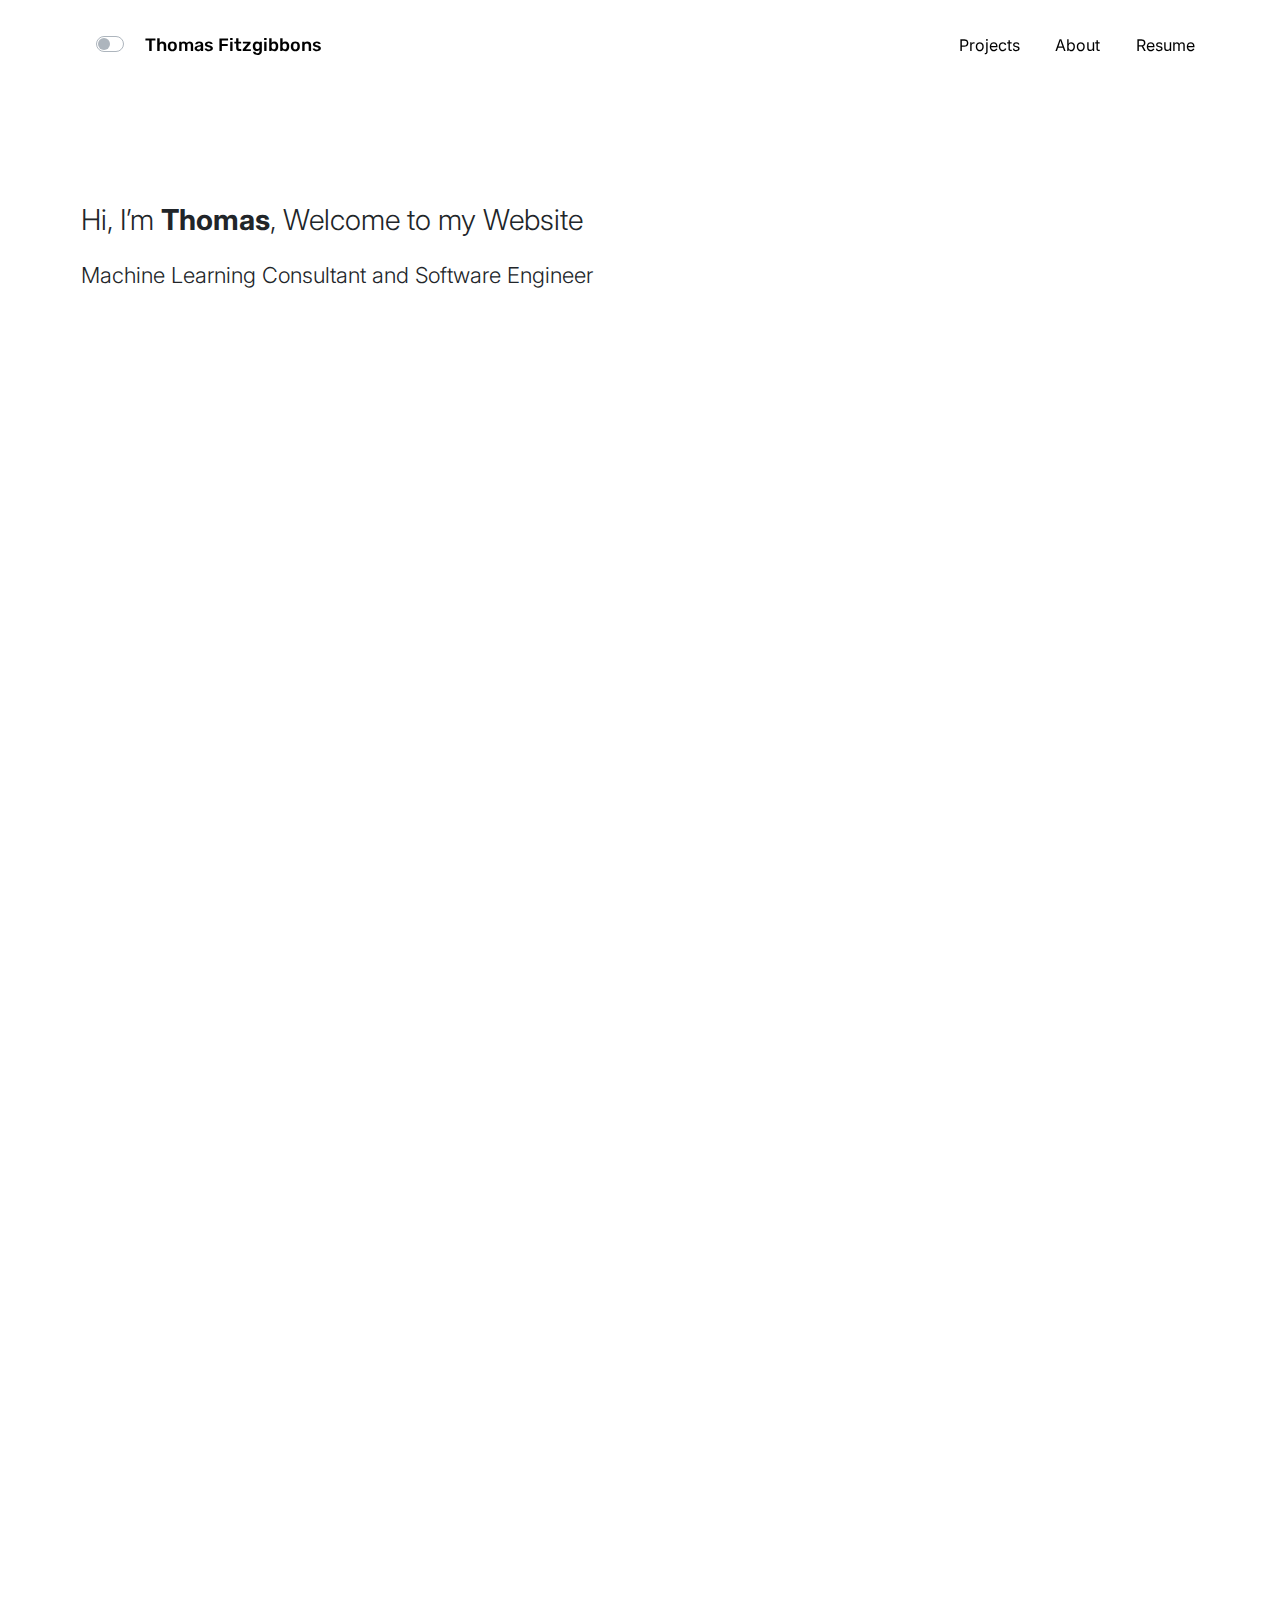
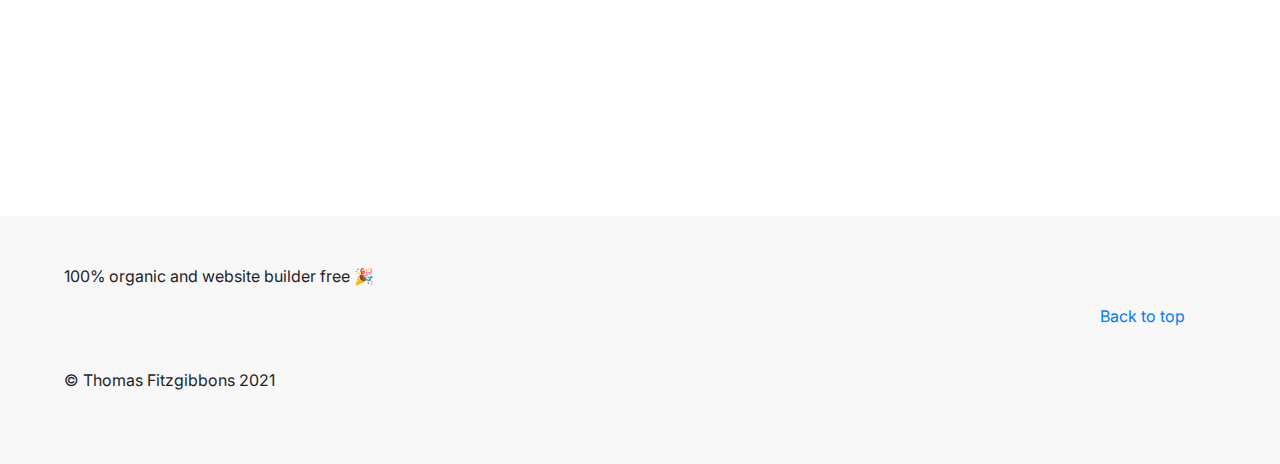
<file: index.html>
<!DOCTYPE html>
<html lang="en">

<head>
  <meta charset="UTF-8">
  <meta name="viewport" content="width=device-width, initial-scale=1.0, shrink-to-fit=no">
  <meta http-equiv="X-UA-Compatible" content="ie=edge">
  <title>Thomas Fitzgibbons</title>
  <!-- Bootstrap CSS -->
  <link rel="stylesheet" href="https://stackpath.bootstrapcdn.com/bootstrap/4.4.1/css/bootstrap.min.css"
    integrity="sha384-Vkoo8x4CGsO3+Hhxv8T/Q5PaXtkKtu6ug5TOeNV6gBiFeWPGFN9MuhOf23Q9Ifjh" crossorigin="anonymous">
  <!-- Font Awesome icons -->
  <link rel="stylesheet" href="https://use.fontawesome.com/releases/v5.7.0/css/all.css"
    integrity="sha384-lZN37f5QGtY3VHgisS14W3ExzMWZxybE1SJSEsQp9S+oqd12jhcu+A56Ebc1zFSJ" crossorigin="anonymous">
  <!-- Bootstrap JS -->
  <!-- <script src="https://code.jquery.com/jquery-3.4.1.slim.min.js"
    integrity="sha384-J6qa4849blE2+poT4WnyKhv5vZF5SrPo0iEjwBvKU7imGFAV0wwj1yYfoRSJoZ+n"
    crossorigin="anonymous"></script>
  <script src="https://cdn.jsdelivr.net/npm/popper.js@1.16.0/dist/umd/popper.min.js"
    integrity="sha384-Q6E9RHvbIyZFJoft+2mJbHaEWldlvI9IOYy5n3zV9zzTtmI3UksdQRVvoxMfooAo"
    crossorigin="anonymous"></script>
  <script src="https://stackpath.bootstrapcdn.com/bootstrap/4.4.1/js/bootstrap.min.js"
    integrity="sha384-wfSDF2E50Y2D1uUdj0O3uMBJnjuUD4Ih7YwaYd1iqfktj0Uod8GCExl3Og8ifwB6"
    crossorigin="anonymous"></script> -->
  <!-- AOS scroll effects -->
  <!-- <script src="https://unpkg.com/aos@2.3.1/dist/aos.js"></script>
  <script src="scripts/navbar-scroll.js"></script> -->

  <link rel="stylesheet" href="https://fonts.googleapis.com/css2?family=Inter:wght@300;400;500;700&display=swap">
  <link rel="stylesheet" href="https://fonts.googleapis.com/css2?family=Rubik:wght@300;400;500;600;700&display=swap">
  <link rel="stylesheet" href="css/main.css" />
  <link rel="stylesheet" href="https://unpkg.com/aos@2.3.1/dist/aos.css" />

  <style>
    .leadsigma-thumbnail {
      background-image: linear-gradient(to right, #34D1B6, #2DB39C);
        height: 65%;
    }

    .hidelta-thumbnail {
      background-image: linear-gradient(to right, #5334F5, #A378FF);
        height: 65%;
    }

    .affinity-thumbnail {
      background-image: linear-gradient(to right, #45497A, #F16D5E);
    }

    .cerner-thumbnail {
      background-image: linear-gradient(to left, #54BBFF, #3773FA);
        height: 65%;
    }

    .moody-thumbnail {
      background-image: linear-gradient(to right, #F1F57A, #A5EBF1);
        height: 75%;
    }

    .visuals-thumbnail {
      background-image: linear-gradient(to left, #9DE1E5, #B8DFB2);
        height: 75%;
    }
  </style>

</head>

<body>

  <div class="pos-f-t sticky-top frosted-glass" id="navbar">
    <nav class="navbar navbar-light">
      <span class="pl-5em">
        <span class="custom-control custom-switch">
          <input type="checkbox" class="custom-control-input" id="darkSwitch" />
          <label class="custom-control-label" for="darkSwitch"></label>
          <span class="page-title"><a class="bare-link" href="index.html">Thomas Fitzgibbons</a></span>
        </span>
        <script src="scripts/dark-mode-switch.min.js"></script>
      </span>

      <span class="pr-4rem">
        <span class="right-nav-1"><a class="bare-link" href="index.html">Projects</a></span>
        <span class="right-nav-2"><a class="bare-link" href="about.html">About</a></span>
        <span class="right-nav-3"><a class="bare-link" href="Thomas%20Fitzgibbons%20CS%20Resume.pdf" target="_blank">Resume</a></span>
      </span>
    </nav>
  </div>

  <div class="row px-5em my-5">
    <div class="my-5 p-3">
      <h1 class="bio">Hi, I’m <span style="font-weight: bold">Thomas</span>, Welcome to my Website </h1>
      <h4 class="bio">Machine Learning Consultant and Software Engineer</h4>
    </div>

  </div>

  <div class="row row-cols-1 row-cols-md-2 px-5em">

    <div class="col mt-4 p-3 zoom">
      <a class="bare-link" href="FWDVisTool.html">
        <div data-aos="fade-up" class="card h-100 border-0 shadow-subtle">
          <img src="images/FWD/fwdDevice.jpg" class="card-img-top leadsigma-thumbnail" alt="FWD Visualiaztion Tool Thumbnail">
          <div class="card-body px-5">
            <h5 class="card-title">Falling Weight Deflectometer Visualization Tool</h5>
            <p class="card-text">Purdue Research | Software Development Lead | Feb 2020 - Aug 2021</p>
            <p class="card-text">Webapp designed to visualize and predict future road repairs.</p>
          </div>
        </div>
      </a>
    </div>

    <div class="col mt-4 p-3 zoom">
      <a class="bare-link" href="craq.html">
        <div data-aos="fade-up" class="card h-100 border-0 shadow-subtle">
          <img src="images/dronePowerPlant.jpg" class="card-img-top hidelta-thumbnail" alt="CRAQ Thumbnail">
          <div class="card-body px-5">
            <h5 class="card-title">Crack Detection Visualiaztion and Anotation Tool</h5>
            <p class="card-text">Purdue Research | Full Stack Developer | Aug 2020 - Aug 2021</p>
            <p class="card-text">Machine Learning Algorithm and Anotation Tool to train the Neural Network for use in detecting cracks in metal structures.</p>
          </div>
        </div>
      </a>
    </div>

    <div class="col mt-4 p-3 zoom">
      <a class="bare-link" href="unimart.html">
        <div data-aos="fade-up" class="card h-100 border-0 shadow-subtle">
          <img src="images/unimartbanner.jpg" class="card-img-top affinity-thumbnail" alt="Unimart Thumbnail">
          <div class="card-body px-5">
            <h5 class="card-title">Unimart</h5>
            <p class="card-text">Senior Design Project | Full Stack Developer | Spring 2021</p>
            <p class="card-text">Developed an IOS Marketplace App for use by College Students.</p>
          </div>
        </div>
      </a>
    </div>

    <div class="col mt-4 p-3 zoom">
      <a class="bare-link" href="boilerComms.html">
        <div data-aos="fade-up" class="card h-100 border-0 shadow-subtle">
          <img src="images/boilercommsBanner.jpg" class="card-img-top cerner-thumbnail" alt="Boiler Comms Thumbnail">
          <div class="card-body px-5">
            <h5 class="card-title">Boiler Comms </h5>
            <p class="card-text">Software Engineering Project | Project Lead | Fall 2020</p>
            <p class="card-text">Developed an Android Social Media App.</p>
          </div>
        </div>
      </a>
    </div>

  </div>

  <!-- Spacer -->
  <div class="border-bottom p-4 mx-5" data-aos="fade-up"></div>
    <br><br>

    <!--

    <h1 class="bio" style="margin-left: 5%"><b>Additional Purdue Required CS Projects</b> </h1>

  <div class="row row-cols-1 row-cols-md-2 mt-3 px-5em">
    <div class="col mt-4 p-3 zoom">
      <a class="bare-link" href="sgci.html">
        <div data-aos="fade-up" class="card h-100 border-0 shadow-subtle">
          <img src="images/new/sgci.png" class="card-img-top moody-thumbnail" alt="Moody Thumbnail">
          <div class="card-body px-5">
            <h5 class="card-title">Cool Purdue Required CS Projects</h5>
            <p class="card-text">Other notable projects from my time at Purdue.<br><br></p>
          </div>
        </div>
      </a>
    </div>

    <div class="col mt-4 p-3 zoom">
      <a class="bare-link" href="fledgling.html">
        <div data-aos="fade-up" class="card h-100 border-0 shadow-subtle">
          <img src="images/new/crlt.png" class="card-img-top visuals-thumbnail" alt="Visual Works Thumbnail">
          <div class="card-body px-5">
            <h5 class="card-title"> Fledgling Games </h5>
              <p class="card-text">A start-up video game studio at Purdue <br><br> <span class="font-italic"> Aug 2020 - Jan 2021 </span> </p>
          </div>
        </div>
      </a>
    </div>
  </div>

-->
  <!-- Spacer -->
  <div class="p-4"></div>

  <!-- Footer -->
  <div class="row align-items-center bg-offwhite mt-3 pl-5">
    <div class="col-10 mb-5">
      <p class="mt-5 pl-3">100% organic and website builder free &#x1f389;</p>
      <ul class="contact">
        <li>
          <a class="bare-link" href="https://www.linkedin.com/in/thomas-fitzgibbons-purdue/" target="_blank"><i
              class="pr-2 fab fa-linkedin-in fa-lg"></i></a>
          <a class="bare-link" href="https://github.com/thomasfitz29" target="_blank"><i
              class="pr-2 fab fa-github fa-lg"></i></a>
        </li>
      </ul>
      <p class="mt-4 pl-3">&copy; Thomas Fitzgibbons 2021</p>
    </div>
    <div class="col-2 mb-5">
      <a href="#">Back to top</a>
    </div>
  </div>

  <!-- Bootstrap JS -->
  <script src="https://code.jquery.com/jquery-3.4.1.slim.min.js"
    integrity="sha384-J6qa4849blE2+poT4WnyKhv5vZF5SrPo0iEjwBvKU7imGFAV0wwj1yYfoRSJoZ+n"
    crossorigin="anonymous"></script>
  <script src="https://cdn.jsdelivr.net/npm/popper.js@1.16.0/dist/umd/popper.min.js"
    integrity="sha384-Q6E9RHvbIyZFJoft+2mJbHaEWldlvI9IOYy5n3zV9zzTtmI3UksdQRVvoxMfooAo"
    crossorigin="anonymous"></script>
  <script src="https://stackpath.bootstrapcdn.com/bootstrap/4.4.1/js/bootstrap.min.js"
    integrity="sha384-wfSDF2E50Y2D1uUdj0O3uMBJnjuUD4Ih7YwaYd1iqfktj0Uod8GCExl3Og8ifwB6"
    crossorigin="anonymous"></script>
  <!-- AOS scroll effects -->
  <script src="https://unpkg.com/aos@2.3.1/dist/aos.js"></script>
  <script src="scripts/navbar-scroll.js"></script>

  <script>
    let lastPage = sessionStorage.getItem('last-page');
    console.log("last-page="+lastPage);
    if (!lastPage) {
      // First time
      AOS.init({ duration: 1200, once: true, startEvent: 'timer' });
      window.setTimeout(function () { document.dispatchEvent(new CustomEvent('timer')); }, 800);
      document.querySelectorAll('.bio').forEach(e => {e.style['opacity']=1; e.style['transform']='none';});
    }
    else {
      // Subsequent visits
      document.querySelectorAll('.bio').forEach(e => {e.classList.add('triggered')});
      document.querySelectorAll('[data-aos]').forEach(e => {e.removeAttribute('data-aos')});
      sessionStorage.removeItem('last-page');
    }
  </script>
</body>

</html>
</file>
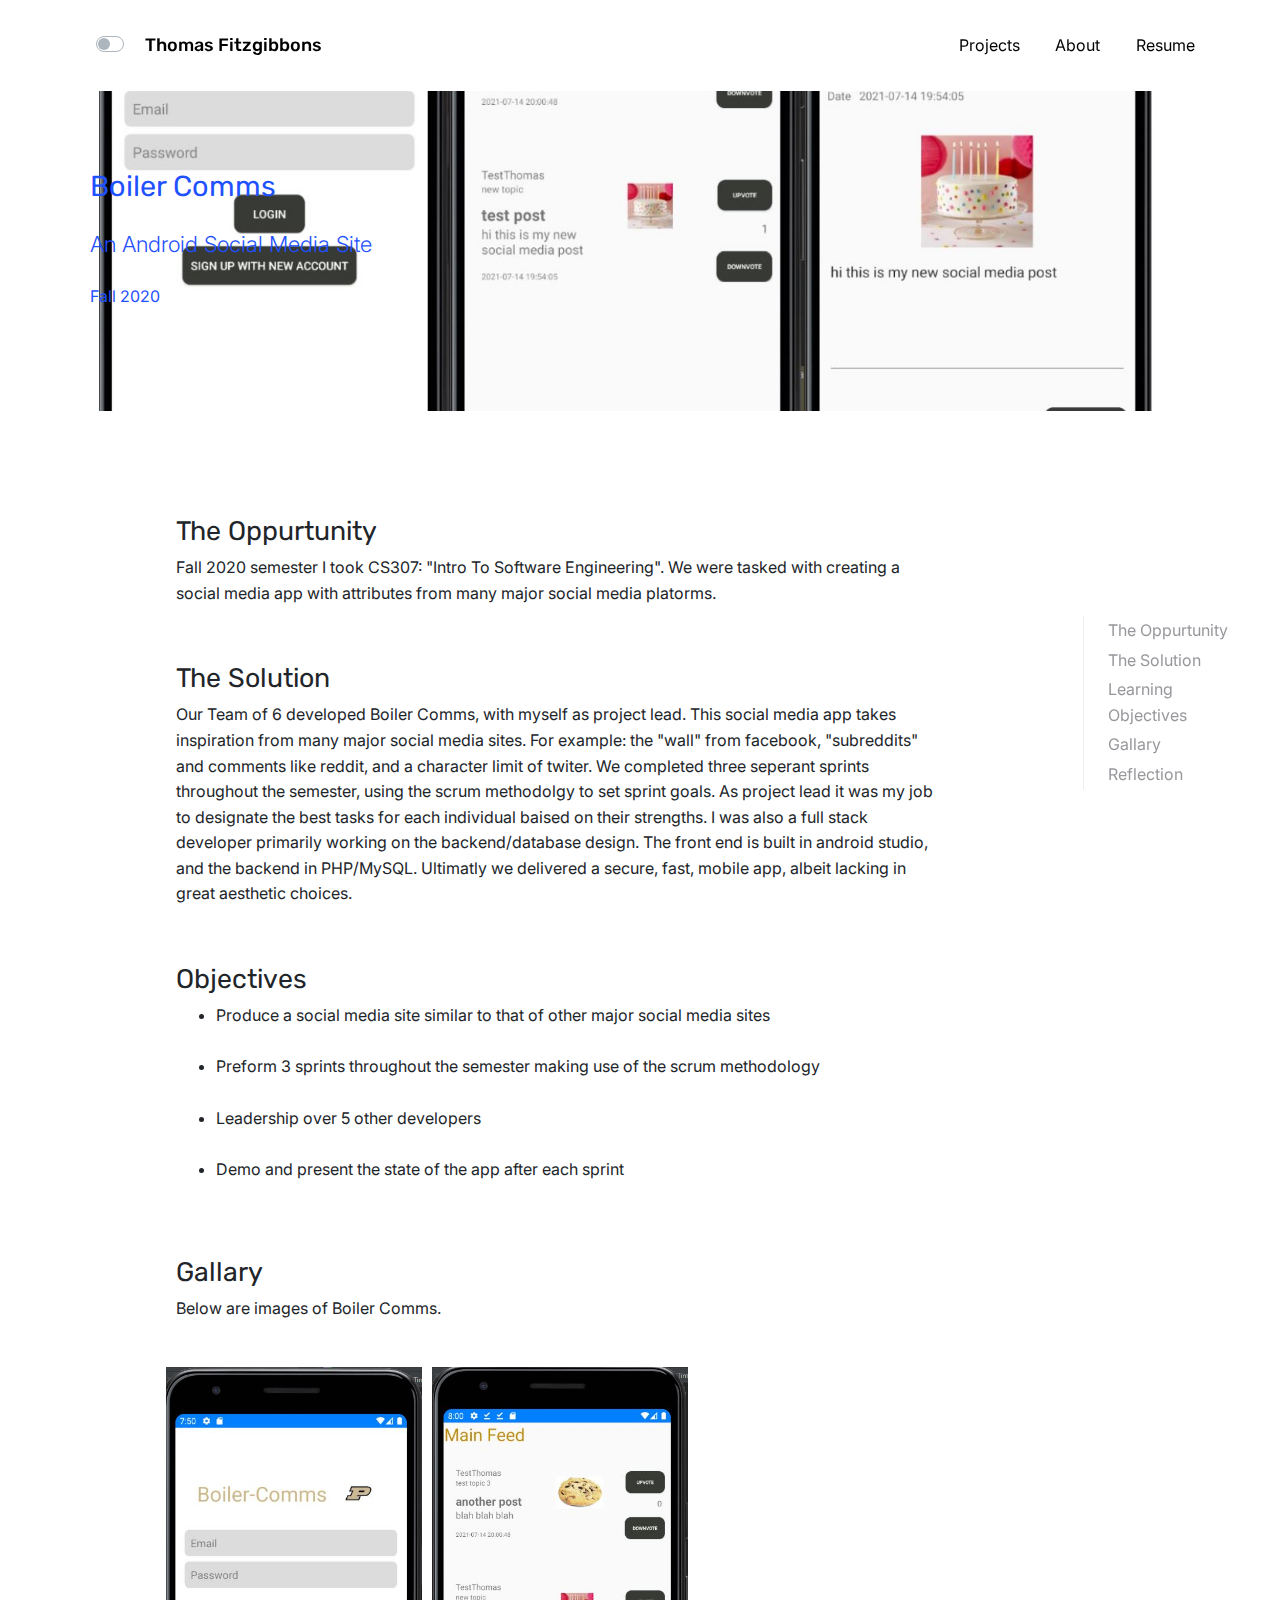
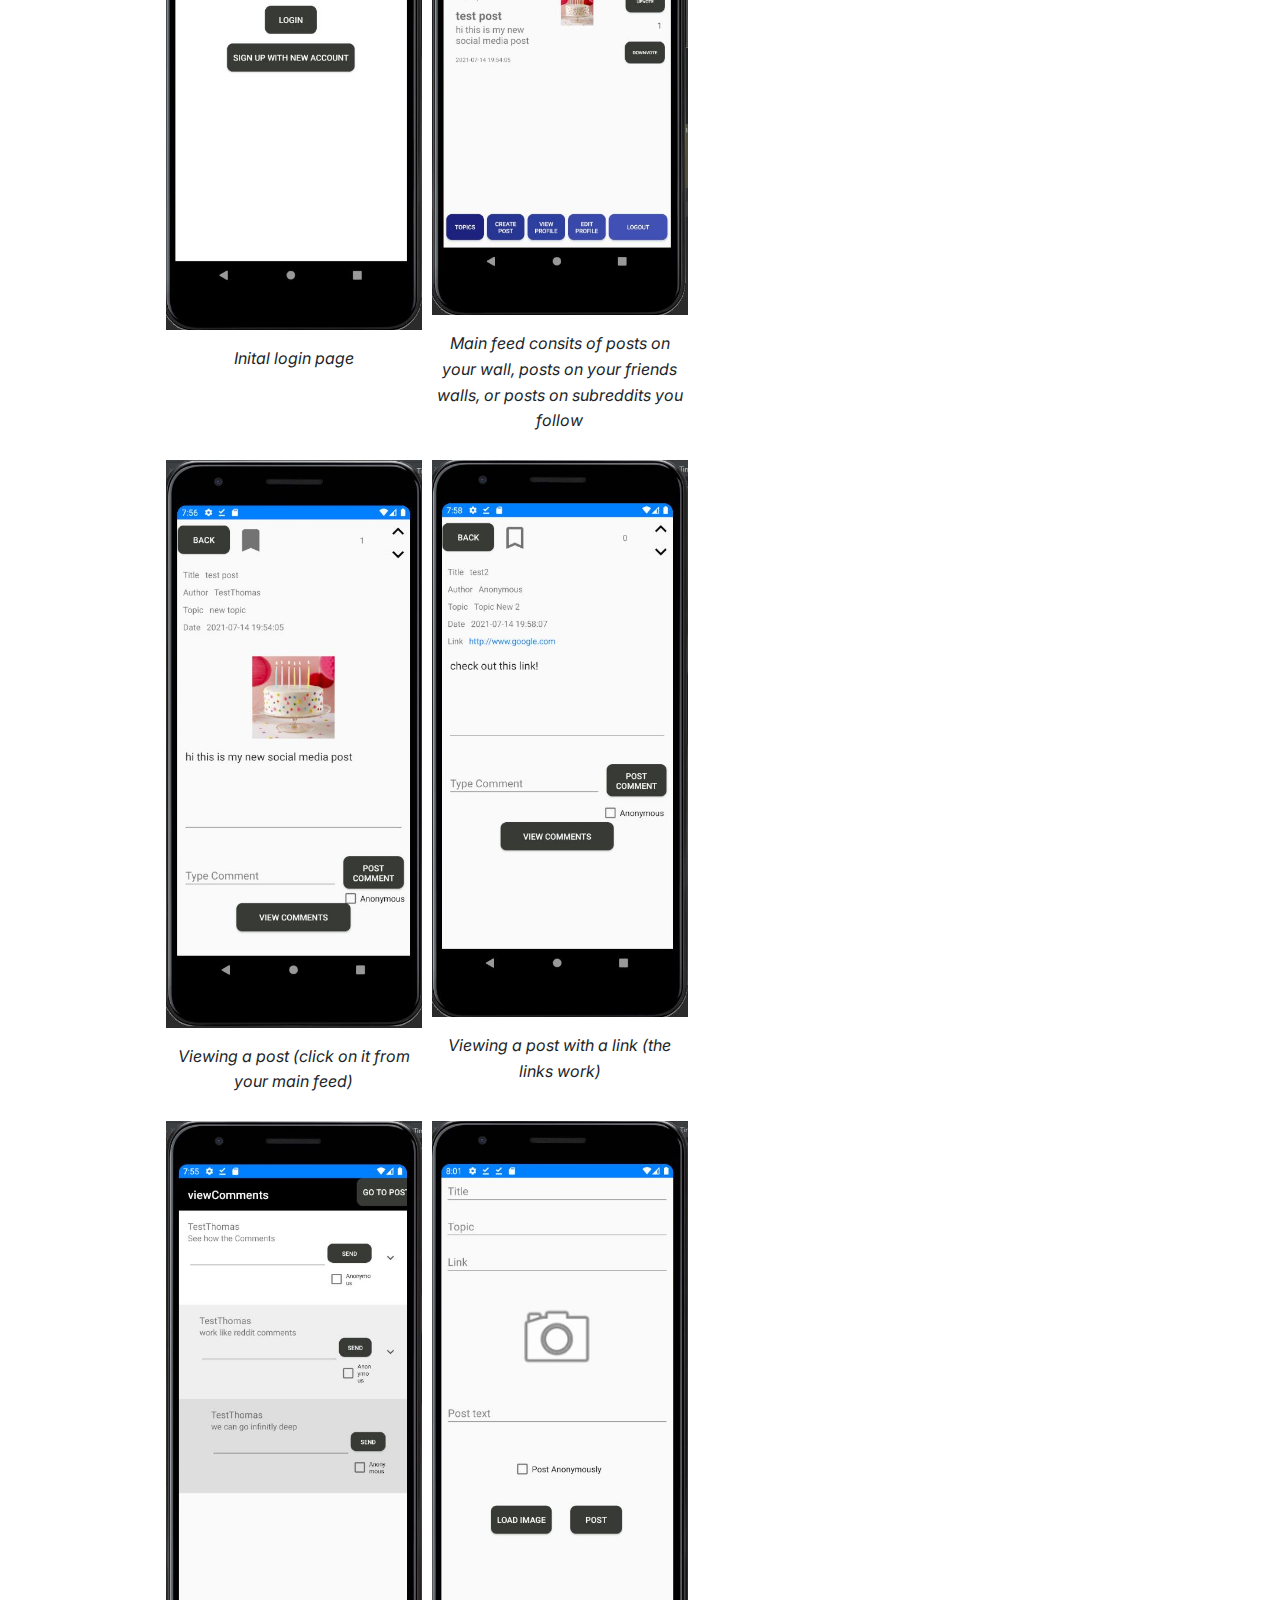
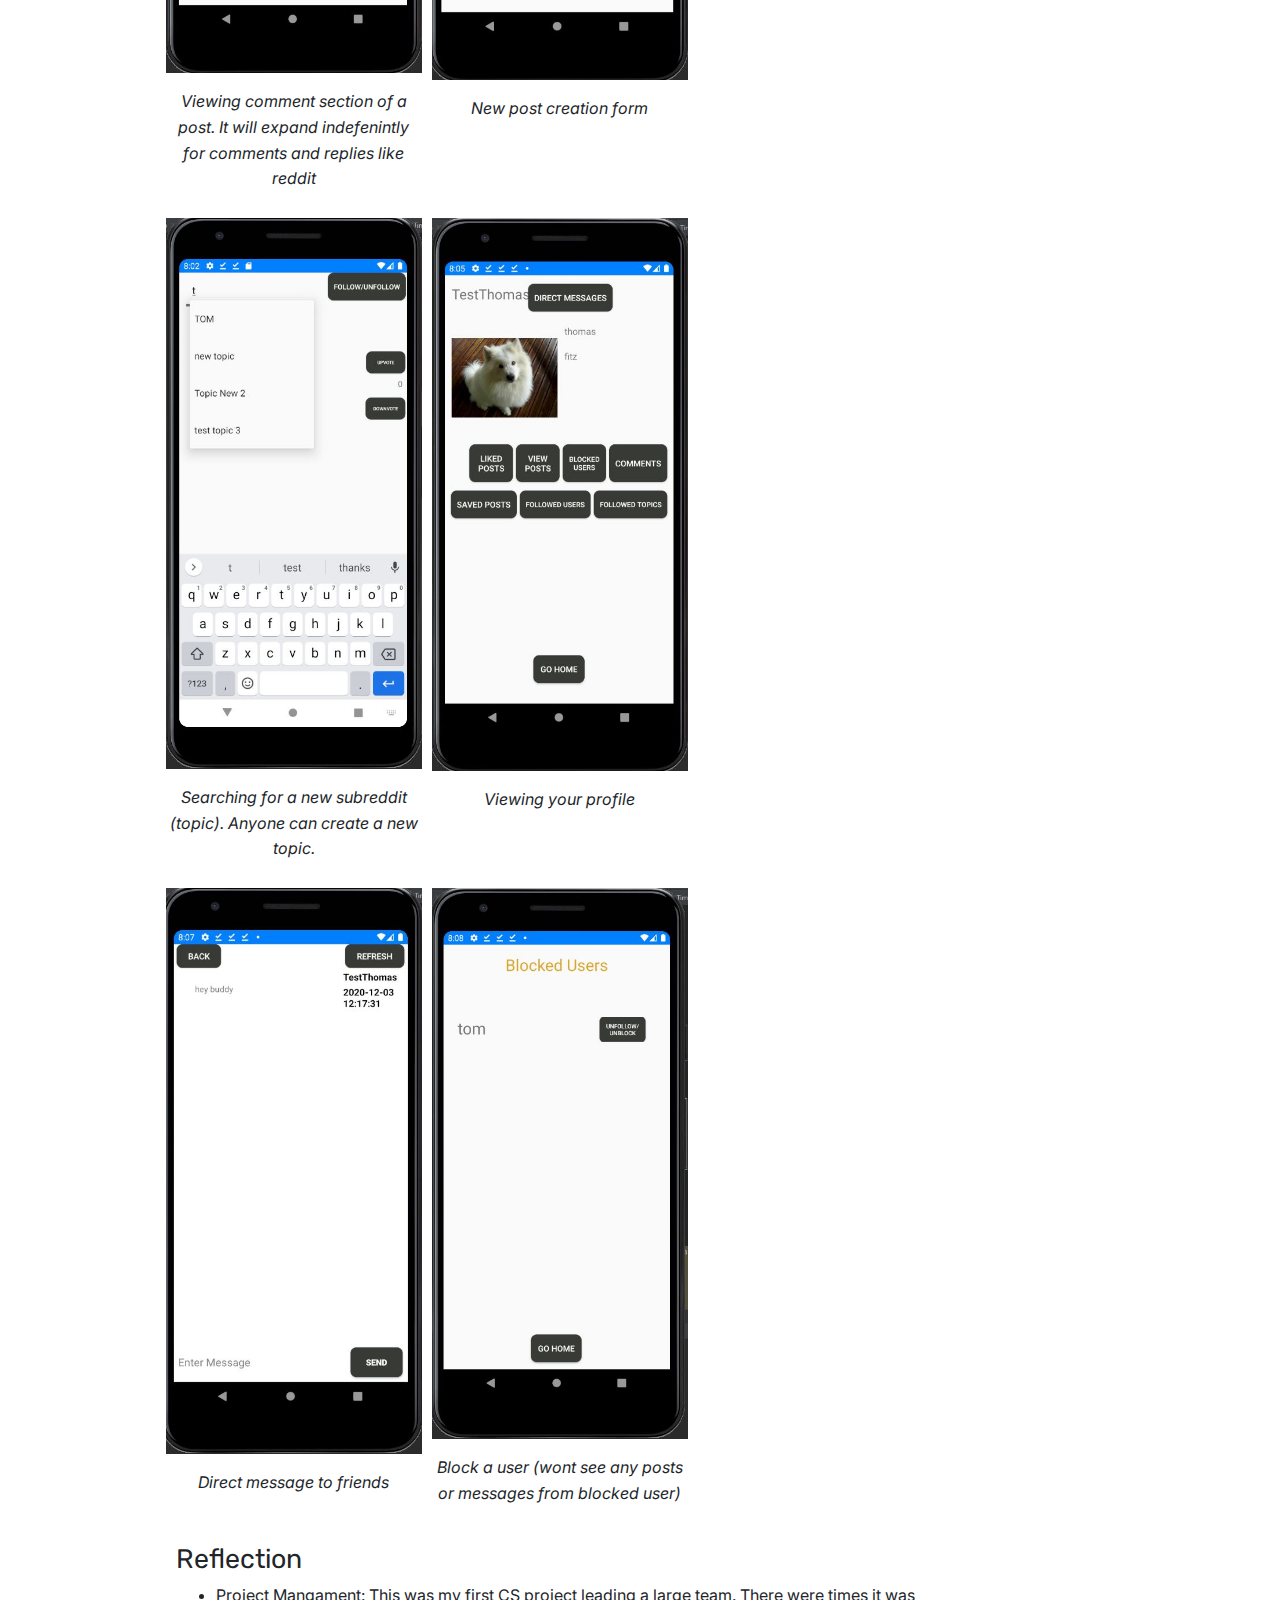
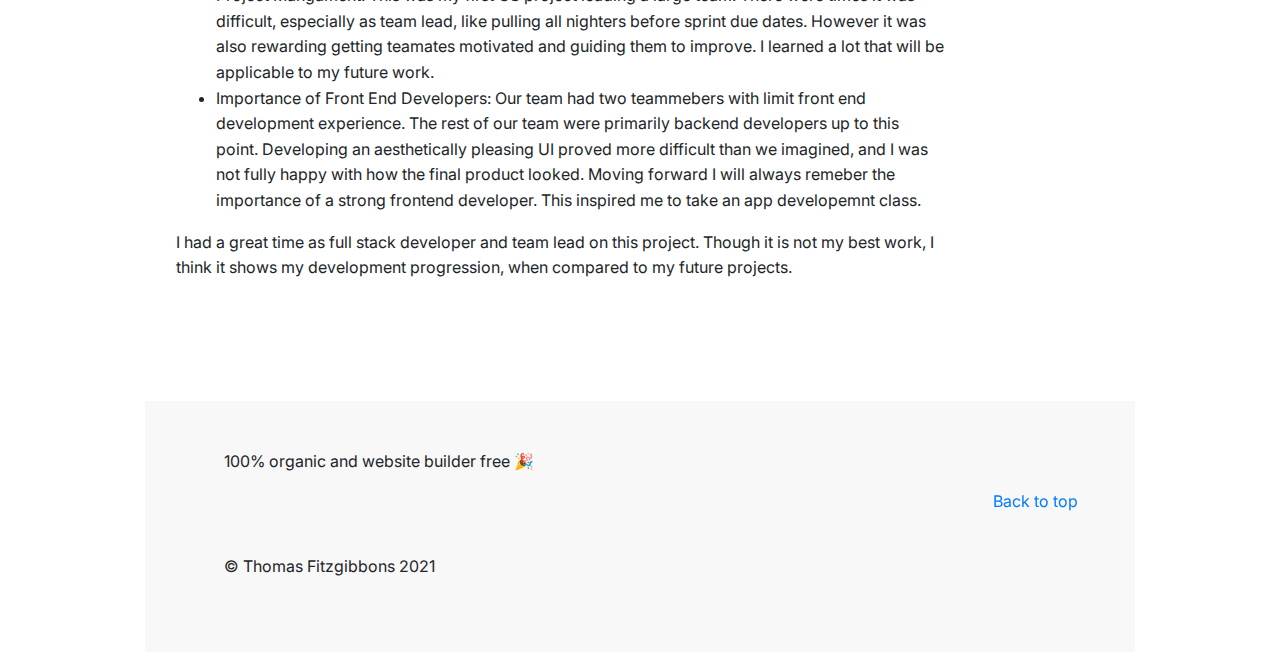
<file: boilerComms.html>
<!DOCTYPE html>
<html lang="en">

<head>
    <meta charset="UTF-8">
    <meta name="viewport" content="width=device-width, initial-scale=1.0">
    <title>Thomas Fitzgibbons - Boiler Comms </title>
    <!-- Bootstrap CSS -->
    <link rel="stylesheet" href="https://stackpath.bootstrapcdn.com/bootstrap/4.4.1/css/bootstrap.min.css"
        integrity="sha384-Vkoo8x4CGsO3+Hhxv8T/Q5PaXtkKtu6ug5TOeNV6gBiFeWPGFN9MuhOf23Q9Ifjh" crossorigin="anonymous" />
    <!-- Font Awesome icons -->
    <link rel="stylesheet" href="https://use.fontawesome.com/releases/v5.7.0/css/all.css"
        integrity="sha384-lZN37f5QGtY3VHgisS14W3ExzMWZxybE1SJSEsQp9S+oqd12jhcu+A56Ebc1zFSJ" crossorigin="anonymous" />
    <!-- Bootstrap JS -->
    <script src="https://code.jquery.com/jquery-3.4.1.slim.min.js"
        integrity="sha384-J6qa4849blE2+poT4WnyKhv5vZF5SrPo0iEjwBvKU7imGFAV0wwj1yYfoRSJoZ+n"
        crossorigin="anonymous"></script>
    <script src="https://cdn.jsdelivr.net/npm/popper.js@1.16.0/dist/umd/popper.min.js"
        integrity="sha384-Q6E9RHvbIyZFJoft+2mJbHaEWldlvI9IOYy5n3zV9zzTtmI3UksdQRVvoxMfooAo"
        crossorigin="anonymous"></script>
    <script src="https://stackpath.bootstrapcdn.com/bootstrap/4.4.1/js/bootstrap.min.js"
        integrity="sha384-wfSDF2E50Y2D1uUdj0O3uMBJnjuUD4Ih7YwaYd1iqfktj0Uod8GCExl3Og8ifwB6"
        crossorigin="anonymous"></script>

    <script src="scripts/navbar-scroll.js"></script>
    <script src="scripts/highlighter.js"></script>

    <link rel="stylesheet" href="https://fonts.googleapis.com/css2?family=Inter:wght@300;400;500;700&display=swap">
    <link rel="stylesheet" href="https://fonts.googleapis.com/css2?family=Rubik:wght@300;400;500;600;700&display=swap" />
    <link rel="stylesheet" href="css/main.css" />
    <link rel="stylesheet" href="css/sidebar.css" />
    <link rel="stylesheet" href="css/highlight.css" />

    <style>
        /* The hero image */
        .hero-image {
            /* Use "linear-gradient" to add a darken background effect to the image.
                This will make the text easier to read
            */

            background-image: url("images/boilercommsBanner.jpg"), linear-gradient(to right, #34D1B6, #2DB39C);

            /* Set a specific height */
            height: 20rem;

            /* Position and center the image to scale nicely on all screens */
            background-position: center;
            background-repeat: no-repeat;
            background-size: cover;
            position: relative;
        }

        {
  box-sizing: border-box;
}

.column {
  float: left;
  width: 33.33%;
  padding: 5px;
}

/* Clearfix (clear floats) */
.row::after {
  content: "";
  clear: both;
  display: table;
}
    </style>
</head>

<body>
    <div class="pos-f-t sticky-top frosted-glass" id="navbar">
        <nav class="navbar navbar-light">
            <span class="pl-5em">
                <span class="custom-control custom-switch">
                    <input type="checkbox" class="custom-control-input" id="darkSwitch" />
                    <label class="custom-control-label" for="darkSwitch"></label>
                    <span class="page-title"><a class="bare-link" href="index.html">Thomas Fitzgibbons</a></span>
                </span>
                <script src="scripts/dark-mode-switch.min.js"></script>
            </span>

            <span class="pr-4rem">
                <span class="right-nav-1"><a class="bare-link" href="index.html">Projects</a></span>
                <span class="right-nav-2"><a class="bare-link" href="about.html">About</a></span>
                <span class="right-nav-3"><a class="bare-link" href="Thomas%20Fitzgibbons%20CS%20Resume.pdf"
                        target="_blank">Resume</a></span>
            </span>
        </nav>
    </div>

    <!-- Hero image -->
    <div class="hero-image">
        <div class="hero-text">
            <h1 style="color: #1F51FF">Boiler Comms</h1>
            <h4 class="mt-4" style="color: #1F51FF">An Android Social Media Site</h4>
            <p class="mt-4" style="color: #1F51FF">Fall 2020</p>
        </div>
    </div>

    <div class="content-wrapper">
        <!-- Main content area-->
        <div class="container-fluid mt-5">
            <div class="row flex-xl-nowrap">
                <main class="col-12 col-md-11 col-xl-10 py-md-3 bd-content" role="main">
                    <div class="row mt-4 p-3">
                        <div class="h-100 border-0">
                            <h2 id="about">
                                <div>The Oppurtunity</div>
                                <a class="anchorjs-link" href="#about" aria-label="Anchor" data-anchorjs-icon="#"></a>
                            </h2>
                            <p>Fall 2020 semester I took CS307: "Intro To Software Engineering". We were tasked with creating a social media app with attributes from many major social media platorms.
                              </p>
                        </div>
                    </div>

                    <div class="row row-cols-1 p-3">
                        <div class="h-100 border-0">
                            <h2 id="my-role">
                                <div>The Solution</div>
                                <a class="anchorjs-link" href="#my-role" aria-label="Anchor" data-anchorjs-icon="#"></a>
                            </h2>
                            <p>Our Team of 6 developed Boiler Comms, with myself as project lead. This social media app takes inspiration from many major social media sites. For example: the "wall" from facebook, "subreddits" and comments like reddit,
                               and a character limit of twiter. We completed three seperant sprints throughout the semester, using the scrum methodolgy to set sprint goals. As project lead it was my job to designate the best tasks for each
                               individual baised on their strengths. I was also a full stack developer primarily working on the backend/database design. The front end is built in android studio, and the backend in PHP/MySQL. Ultimatly we delivered a secure, fast, mobile app, albeit lacking in great aesthetic choices.
                            </p>

                        </div>
                    </div>

                    <div class="row row-cols-1 p-3">
                        <div class="h-100 border-0">
                            <h2 id="objectives">
                                <div>Objectives</div>
                                <a class="anchorjs-link" href="#objectives" aria-label="Anchor"
                                    data-anchorjs-icon="#"></a>
                            </h2>
                            <ul>
                           <li> <div>Produce a social media site similar to that of other major social media sites</div> </li>
                                <br>

                           <li> <div>Preform 3 sprints throughout the semester making use of the scrum methodology</div> </li>
                                <br>

                          <li>  <div>Leadership over 5 other developers</div> </li>
                                <br>

                          <li>  <div>Demo and present the state of the app after each sprint</div> </li>
                                <br>
                            </ul>

                        </div>
                    </div>

                    <div class="row row-cols-1 p-3">
                        <div class="h-100 border-0">
                            <h2 id="process">
                                <div>Gallary</div>
                                <a class="anchorjs-link" href="#process" aria-label="Anchor" data-anchorjs-icon="#"></a>
                            </h2>
                            <p>Below are images of Boiler Comms.</p>

                            <div class="row">
                              <div class="column">
                                <img src="images/boilerComms/boiler1.JPG" alt="Login Page"  class="img-fluid my-3">
                                <figcaption>Inital login page</figcaption>
                              </div>
                                <br>
                                <div class="column">
                                  <img src="images/boilerComms/boiler2.JPG" alt="Main Feed"  class="img-fluid my-3">
                                  <figcaption>Main feed consits of posts on your wall, posts on your friends walls, or posts on subreddits you follow</figcaption>
                                </div>

                              </div>


                              <div class="row">
                                <div class="column">
                                  <img src="images/boilerComms/boiler4.JPG" alt="Viewing Post"  class="img-fluid my-3">
                                  <figcaption>Viewing a post (click on it from your main feed)</figcaption>
                                </div>
                                  <br>
                                  <div class="column">
                                    <img src="images/boilerComms/boiler5.JPG" alt="Viewing Post with HyperLink"  class="img-fluid my-3">
                                    <figcaption>Viewing a post with a link (the links work)</figcaption>
                                  </div>

                                </div>




                                <div class="row">
                                  <div class="column">
                                    <img src="images/boilerComms/boiler3.JPG" alt="Comment Section"  class="img-fluid my-3">
                                    <figcaption>Viewing comment section of a post. It will expand indefenintly for comments and replies like reddit</figcaption>
                                  </div>
                                    <br>
                                    <div class="column">
                                      <img src="images/boilerComms/boiler6.JPG" alt="Create a New Post"  class="img-fluid my-3">
                                      <figcaption>New post creation form</figcaption>
                                    </div>

                                  </div>


                                  <div class="row">
                                    <div class="column">
                                      <img src="images/boilerComms/boiler7.JPG" alt="Search for Topic"  class="img-fluid my-3">
                                      <figcaption>Searching for a new subreddit (topic). Anyone can create a new topic.</figcaption>
                                    </div>
                                      <br>
                                      <div class="column">
                                        <img src="images/boilerComms/boiler8.JPG" alt="Your Profile"  class="img-fluid my-3">
                                        <figcaption>Viewing your profile</figcaption>
                                      </div>

                                    </div>



                                    <div class="row">
                                      <div class="column">
                                        <img src="images/boilerComms/boiler9.JPG" alt="Direct Message"  class="img-fluid my-3">
                                        <figcaption>Direct message to friends</figcaption>
                                      </div>
                                        <br>
                                        <div class="column">
                                          <img src="images/boilerComms/boiler10.JPG" alt="Block User"  class="img-fluid my-3">
                                          <figcaption>Block a user (wont see any posts or messages from blocked user)</figcaption>
                                        </div>
                                    </div>

                        </div>
                    </div>




                    <div class="row row-cols-1 p-3">
                        <div class="h-100 border-0">
                            <h2 id="reflection">
                                <div>Reflection</div>
                                <a class="anchorjs-link" href="#reflection" aria-label="Anchor"
                                    data-anchorjs-icon="#"></a>
                            </h2>
                            <ul>
                                <li><span class="highlight">Project Mangament:</span> This was my first CS project leading a large team. There were times it  was difficult, especially as team lead, like pulling all nighters before sprint due dates. However it was also rewarding getting
                                teamates motivated and guiding them to improve. I learned a lot that will be applicable to my future work.</li>
                                <li><span class="highlight">Importance of Front End Developers:</span> Our team had two teammebers with limit front end development experience. The rest of our team were primarily backend developers up to this point. Developing an aesthetically pleasing UI proved
                                  more difficult than we imagined, and I was not fully happy with how the final product looked. Moving forward I will always remeber the importance of a strong frontend developer. This inspired me to take an app developemnt class.
                                    </li>
                            </ul>
                            <p>I had a great time as full stack developer and team lead on this project. Though it is not my best work, I think it shows my development progression, when compared to my future projects.</p>
                            <div class="text-center">

                            </div>
                        </div>
                    </div>
                </main>

            <!-- Documentation -->
  <!--  <div class="row row-cols-1 p-3">
                        <div class="h-100 border-0">
                            <h2 id="Documentation">
                                <div>View the Documentation!</div>
                                <a class="anchorjs-link" href="#Documentation" aria-label="Anchor"
                                    data-anchorjs-icon="#"></a>
                            </h2>

                            <a href="Capstone%20Final.pdf" class="button" target="_blank">Click Me! </a>
        </div>
    </div> -->
            </div>
        </div>

    <!-- Spacer -->
    <div class="p-4"></div>

    <!-- Right nav bar -->
    <div class="d-none d-xl-block col-xl-2 py-md-3 pl-md-3 bc-toc" id="rightnav">
        <ul class="section-nav">
            <li class="toc-entry">
                <a href="#about"> The Oppurtunity </a>
                <a href="#my-role"> The Solution </a>
                <a href="#objectives"> Learning Objectives </a>
                <a href="#process"> Gallary </a>
                <a href="#reflection"> Reflection </a>
            </li>
        </ul>
    </div>
    <script>
        function setTop() {
            document.getElementById("rightnav").setAttribute("style", "top: " + Math.max(70, 600 - window.pageYOffset) + "px;");
        }
        window.addEventListener('scroll', setTop);
        setTop();
    </script>




    <!-- Footer -->
    <div class="row align-items-center bg-offwhite mt-3 pl-5">
    <div class="col-10 mb-5">
      <p class="mt-5 pl-3">100% organic and website builder free &#x1f389;</p>
      <ul class="contact">
        <li>
          <a class="bare-link" href="https://www.linkedin.com/in/thomas-fitzgibbons-purdue/" target="_blank"><i
              class="pr-2 fab fa-linkedin-in fa-lg"></i></a>
          <a class="bare-link" href="https://github.com/thomasfitz29" target="_blank"><i
              class="pr-2 fab fa-github fa-lg"></i></a>
        </li>
      </ul>
      <p class="mt-4 pl-3">&copy; Thomas Fitzgibbons 2021</p>
    </div>
    <div class="col-2 mb-5">
      <a href="#">Back to top</a>
    </div>
  </div>
</body>

</html>
</file>
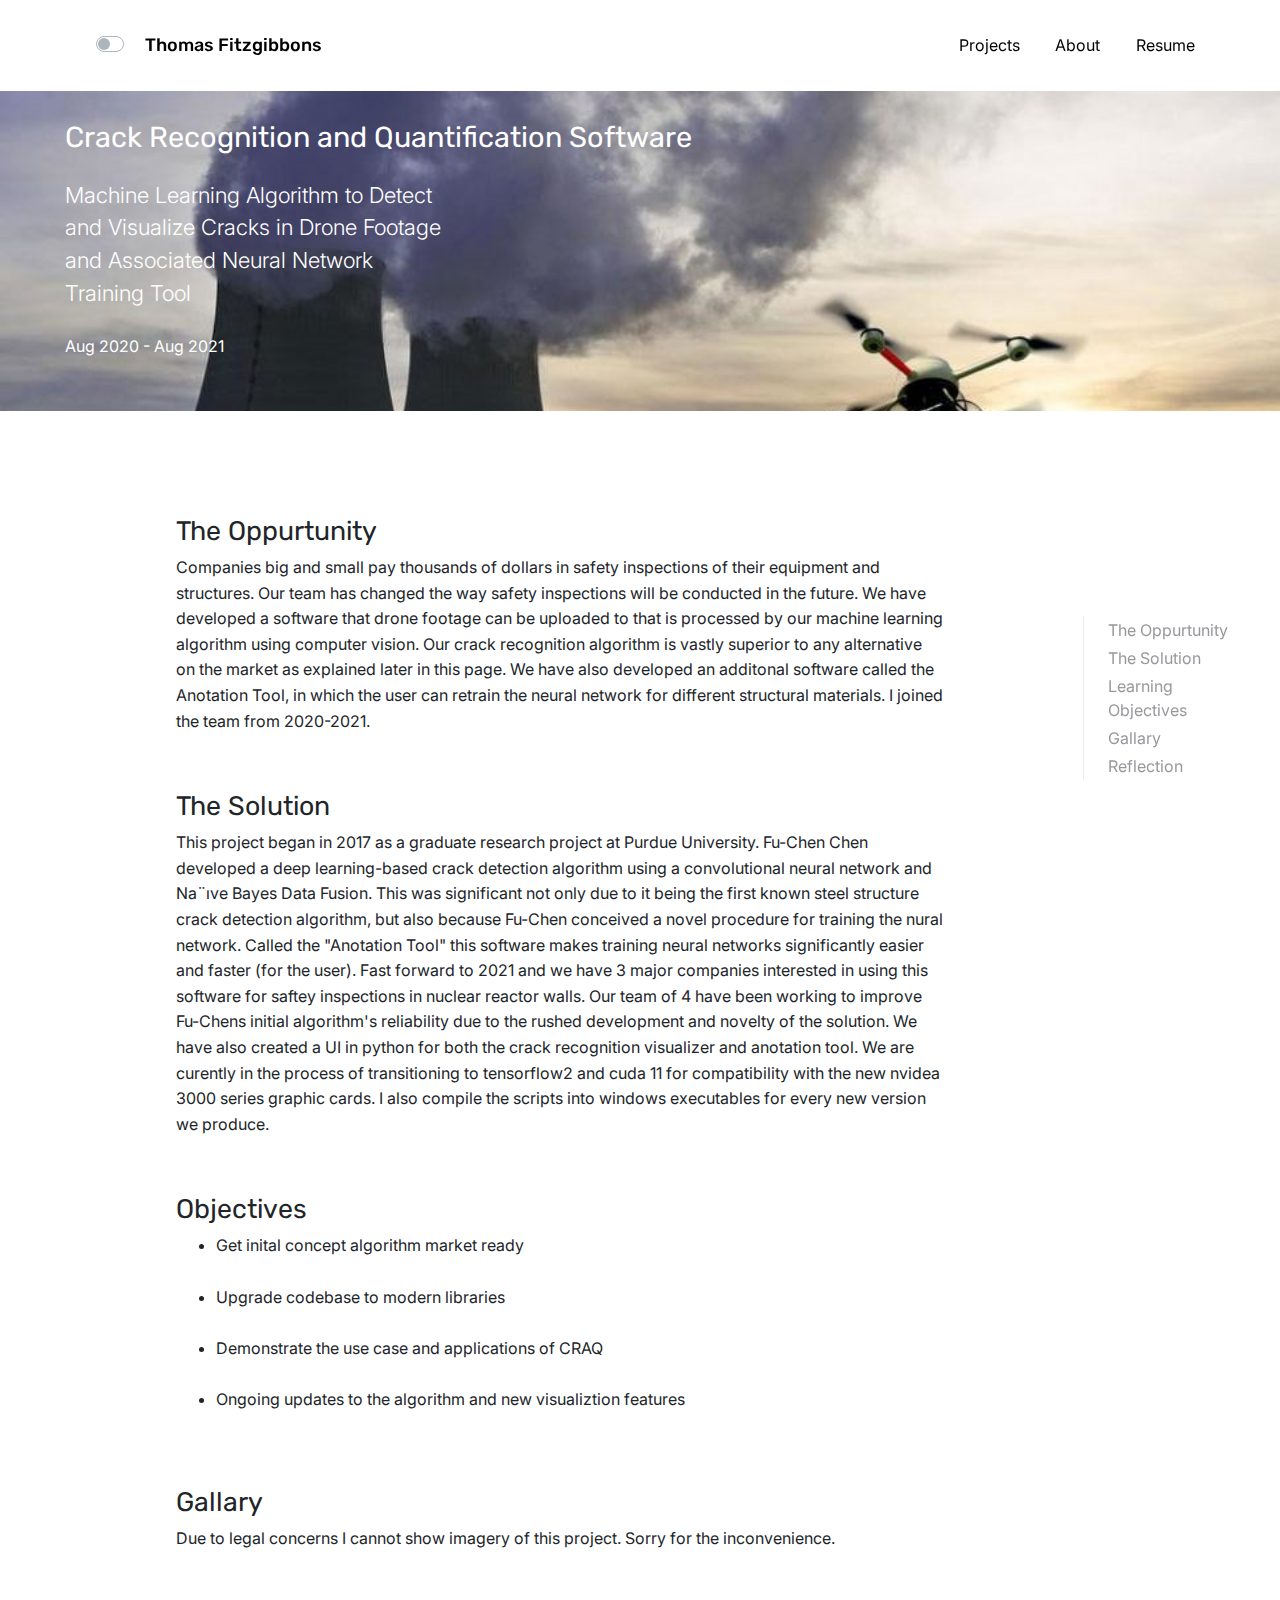
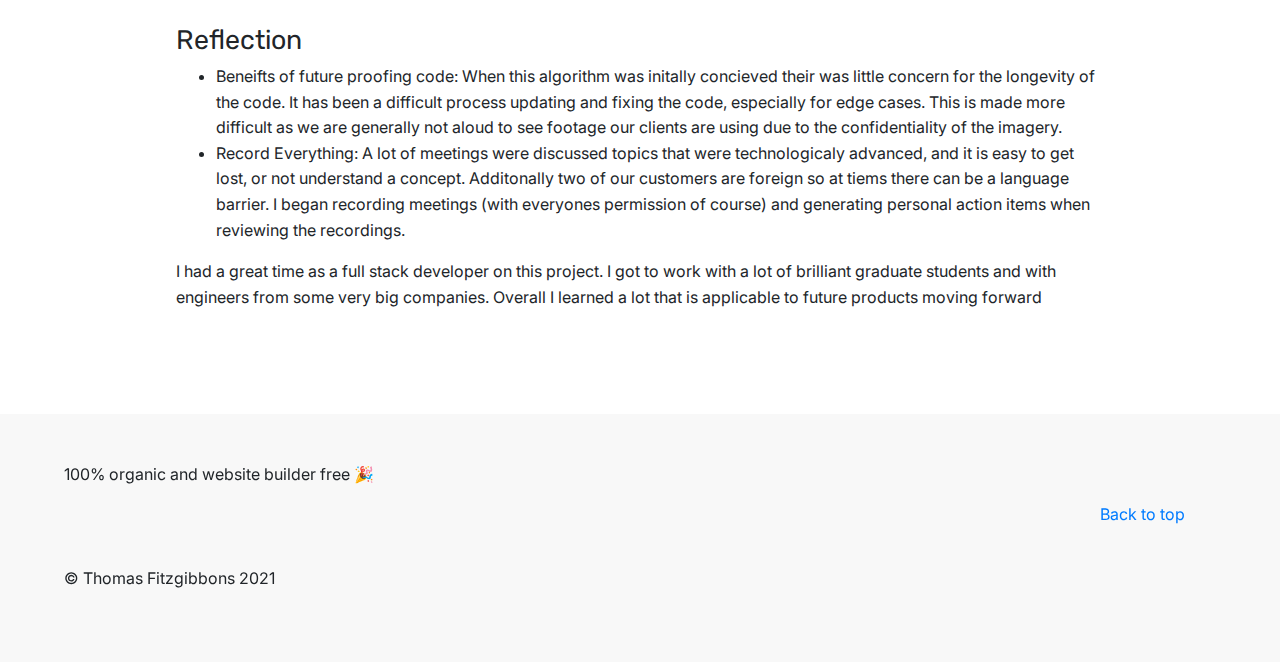
<file: craq.html>
<!DOCTYPE html>
<html lang="en">

<head>
    <meta charset="UTF-8">
    <meta name="viewport" content="width=device-width, initial-scale=1.0">
    <title>Thomas Fitzgibbons - FWD Visualization Tool </title>
    <!-- Bootstrap CSS -->
    <link rel="stylesheet" href="https://stackpath.bootstrapcdn.com/bootstrap/4.4.1/css/bootstrap.min.css"
        integrity="sha384-Vkoo8x4CGsO3+Hhxv8T/Q5PaXtkKtu6ug5TOeNV6gBiFeWPGFN9MuhOf23Q9Ifjh" crossorigin="anonymous" />
    <!-- Font Awesome icons -->
    <link rel="stylesheet" href="https://use.fontawesome.com/releases/v5.7.0/css/all.css"
        integrity="sha384-lZN37f5QGtY3VHgisS14W3ExzMWZxybE1SJSEsQp9S+oqd12jhcu+A56Ebc1zFSJ" crossorigin="anonymous" />
    <!-- Bootstrap JS -->
    <script src="https://code.jquery.com/jquery-3.4.1.slim.min.js"
        integrity="sha384-J6qa4849blE2+poT4WnyKhv5vZF5SrPo0iEjwBvKU7imGFAV0wwj1yYfoRSJoZ+n"
        crossorigin="anonymous"></script>
    <script src="https://cdn.jsdelivr.net/npm/popper.js@1.16.0/dist/umd/popper.min.js"
        integrity="sha384-Q6E9RHvbIyZFJoft+2mJbHaEWldlvI9IOYy5n3zV9zzTtmI3UksdQRVvoxMfooAo"
        crossorigin="anonymous"></script>
    <script src="https://stackpath.bootstrapcdn.com/bootstrap/4.4.1/js/bootstrap.min.js"
        integrity="sha384-wfSDF2E50Y2D1uUdj0O3uMBJnjuUD4Ih7YwaYd1iqfktj0Uod8GCExl3Og8ifwB6"
        crossorigin="anonymous"></script>

    <script src="scripts/navbar-scroll.js"></script>
    <script src="scripts/highlighter.js"></script>

    <link rel="stylesheet" href="https://fonts.googleapis.com/css2?family=Inter:wght@300;400;500;700&display=swap">
    <link rel="stylesheet" href="https://fonts.googleapis.com/css2?family=Rubik:wght@300;400;500;600;700&display=swap" />
    <link rel="stylesheet" href="css/main.css" />
    <link rel="stylesheet" href="css/sidebar.css" />
    <link rel="stylesheet" href="css/highlight.css" />

    <style>
        /* The hero image */
        .hero-image {
            /* Use "linear-gradient" to add a darken background effect to the image.
                This will make the text easier to read
            */

            background-image: url("images/dronePowerPlant.jpg"), linear-gradient(to right, #34D1B6, #2DB39C);

            /* Set a specific height */
            height: 20rem;

            /* Position and center the image to scale nicely on all screens */
            background-position: center;
            background-repeat: no-repeat;
            background-size: cover;
            position: relative;
        }

        {
  box-sizing: border-box;
}

.column {
  float: left;
  width: 33.33%;
  padding: 5px;
}

/* Clearfix (clear floats) */
.row::after {
  content: "";
  clear: both;
  display: table;
}
    </style>
</head>

<body>
    <div class="pos-f-t sticky-top frosted-glass" id="navbar">
        <nav class="navbar navbar-light">
            <span class="pl-5em">
                <span class="custom-control custom-switch">
                    <input type="checkbox" class="custom-control-input" id="darkSwitch" />
                    <label class="custom-control-label" for="darkSwitch"></label>
                    <span class="page-title"><a class="bare-link" href="index.html">Thomas Fitzgibbons</a></span>
                </span>
                <script src="scripts/dark-mode-switch.min.js"></script>
            </span>

            <span class="pr-4rem">
                <span class="right-nav-1"><a class="bare-link" href="index.html">Projects</a></span>
                <span class="right-nav-2"><a class="bare-link" href="about.html">About</a></span>
                <span class="right-nav-3"><a class="bare-link" href="Thomas%20Fitzgibbons%20CS%20Resume.pdf"
                        target="_blank">Resume</a></span>
            </span>
        </nav>
    </div>

    <!-- Hero image -->
    <div class="hero-image">
        <div class="hero-text">
            <h1>Crack Recognition and Quantification Software</h1>
            <h4 class="mt-4">Machine Learning Algorithm to Detect and Visualize Cracks in Drone Footage and Associated Neural Network Training Tool</h4>
            <p class="mt-4">Aug 2020 - Aug 2021</p>
        </div>
    </div>

    <div class="content-wrapper">
        <!-- Main content area-->
        <div class="container-fluid mt-5">
            <div class="row flex-xl-nowrap">
                <main class="col-12 col-md-11 col-xl-10 py-md-3 bd-content" role="main">
                    <div class="row mt-4 p-3">
                        <div class="h-100 border-0">
                            <h2 id="about">
                                <div>The Oppurtunity</div>
                                <a class="anchorjs-link" href="#about" aria-label="Anchor" data-anchorjs-icon="#"></a>
                            </h2>
                            <p> Companies big and small pay thousands of dollars in safety inspections of their equipment and structures. Our team has changed the way safety inspections will be conducted in the future. We have developed a software that drone footage
                              can be uploaded to that is processed by our machine learning algorithm using computer vision. Our crack recognition algorithm is vastly superior to any alternative on the market as explained later in this page. We have also developed an additonal
                              software called the Anotation Tool, in which the user can retrain the neural network for different structural materials. I joined the team from 2020-2021.
                            </p>
                        </div>
                    </div>

                    <div class="row row-cols-1 p-3">
                        <div class="h-100 border-0">
                            <h2 id="my-role">
                                <div>The Solution</div>
                                <a class="anchorjs-link" href="#my-role" aria-label="Anchor" data-anchorjs-icon="#">
                                </a>
                            </h2>
                            <p>
                              This project began in 2017 as a graduate research project at Purdue University. Fu-Chen Chen developed a deep learning-based crack detection algorithm using a convolutional neural network and Na¨ıve Bayes Data Fusion. This was significant
                              not only due to it being the first known steel structure crack detection algorithm, but also because Fu-Chen conceived a novel procedure for training the nural network. Called the "Anotation Tool" this software makes training neural networks
                              significantly easier and faster (for the user). Fast forward to 2021 and we have 3 major companies interested in using this software for saftey inspections in nuclear reactor walls. Our team of 4 have been working to improve Fu-Chens initial
                              algorithm's reliability due to the rushed development and novelty of the solution. We have also created a UI in python for both the crack recognition visualizer and anotation tool. We are curently in the process of transitioning to tensorflow2 and
                              cuda 11 for compatibility with the new nvidea 3000 series graphic cards. I also compile the scripts into windows executables for every new version we produce.
                            </p>

                        </div>
                    </div>

                    <div class="row row-cols-1 p-3">
                        <div class="h-100 border-0">
                            <h2 id="objectives">
                                <div>Objectives</div>
                                <a class="anchorjs-link" href="#objectives" aria-label="Anchor"
                                    data-anchorjs-icon="#"></a>
                            </h2>
                            <ul>
                           <li> <div>Get inital concept algorithm market ready</div> </li>
                                <br>

                           <li> <div>Upgrade codebase to modern libraries</div> </li>
                                <br>

                          <li>  <div>Demonstrate the use case and applications of CRAQ</div> </li>
                                <br>

                          <li>  <div>Ongoing updates to the algorithm and new visualiztion features</div> </li>
                                <br>
                            </ul>

                        </div>
                    </div>

                    <div class="row row-cols-1 p-3">
                        <div class="h-100 border-0">
                            <h2 id="process">
                                <div>Gallary</div>
                                <a class="anchorjs-link" href="#process" aria-label="Anchor" data-anchorjs-icon="#"></a>
                            </h2>
                            <p>Due to legal concerns I cannot show imagery of this project. Sorry for the inconvenience. </p>


                            </div>

                        </div>
                    </div>




                    <div class="row row-cols-1 p-3">
                        <div class="h-100 border-0">
                            <h2 id="reflection">
                                <div>Reflection</div>
                                <a class="anchorjs-link" href="#reflection" aria-label="Anchor"
                                    data-anchorjs-icon="#"></a>
                            </h2>
                            <ul>
                                <li><span class="highlight">Beneifts of future proofing code:</span> When this algorithm was initally concieved their was little concern for the longevity of the code. It has been a difficult process updating and fixing the code, especially for edge cases.
                                This is made more difficult as we are generally not aloud to see footage our clients are using due to the confidentiality of the imagery.</li>
                                <li><span class="highlight"> Record Everything:</span> A lot of meetings were discussed topics that were technologicaly advanced, and it is easy to get lost, or not understand a concept. Additonally two of our customers
                                  are foreign so at tiems there can be a language barrier. I began recording meetings (with everyones permission of course) and generating personal action items when reviewing the recordings.
                                    </li>
                            </ul>
                            <p>I had a great time as a full stack developer on this project. I got to work with a lot of brilliant graduate students and with engineers from some very big companies. Overall I learned a lot that is applicable to future products moving forward</p>

                        </div>
                    </div>
                </main>

            <!-- Documentation -->
  <!--  <div class="row row-cols-1 p-3">
                        <div class="h-100 border-0">
                            <h2 id="Documentation">
                                <div>View the Documentation!</div>
                                <a class="anchorjs-link" href="#Documentation" aria-label="Anchor"
                                    data-anchorjs-icon="#"></a>
                            </h2>

                            <a href="Capstone%20Final.pdf" class="button" target="_blank">Click Me! </a>
        </div>
    </div> -->
            </div>
        </div>

    <!-- Spacer -->
    <div class="p-4"></div>

    <!-- Right nav bar -->
    <div class="d-none d-xl-block col-xl-2 py-md-3 pl-md-3 bc-toc" id="rightnav">
        <ul class="section-nav">
            <li class="toc-entry">
                <a href="#about"> The Oppurtunity </a>
                <a href="#my-role"> The Solution </a>
                <a href="#objectives"> Learning Objectives </a>
                <a href="#process"> Gallary </a>
                <a href="#reflection"> Reflection </a>
            </li>
        </ul>
    </div>
    <script>
        function setTop() {
            document.getElementById("rightnav").setAttribute("style", "top: " + Math.max(70, 600 - window.pageYOffset) + "px;");
        }
        window.addEventListener('scroll', setTop);
        setTop();
    </script>




    <!-- Footer -->
    <div class="row align-items-center bg-offwhite mt-3 pl-5">
    <div class="col-10 mb-5">
      <p class="mt-5 pl-3">100% organic and website builder free &#x1f389;</p>
      <ul class="contact">
        <li>
          <a class="bare-link" href="https://www.linkedin.com/in/thomas-fitzgibbons-purdue/" target="_blank"><i
              class="pr-2 fab fa-linkedin-in fa-lg"></i></a>
          <a class="bare-link" href="https://github.com/thomasfitz29" target="_blank"><i
              class="pr-2 fab fa-github fa-lg"></i></a>
        </li>
      </ul>
      <p class="mt-4 pl-3">&copy; Thomas Fitzgibbons 2021</p>
    </div>
    <div class="col-2 mb-5">
      <a href="#">Back to top</a>
    </div>
  </div>
</body>

</html>
</file>
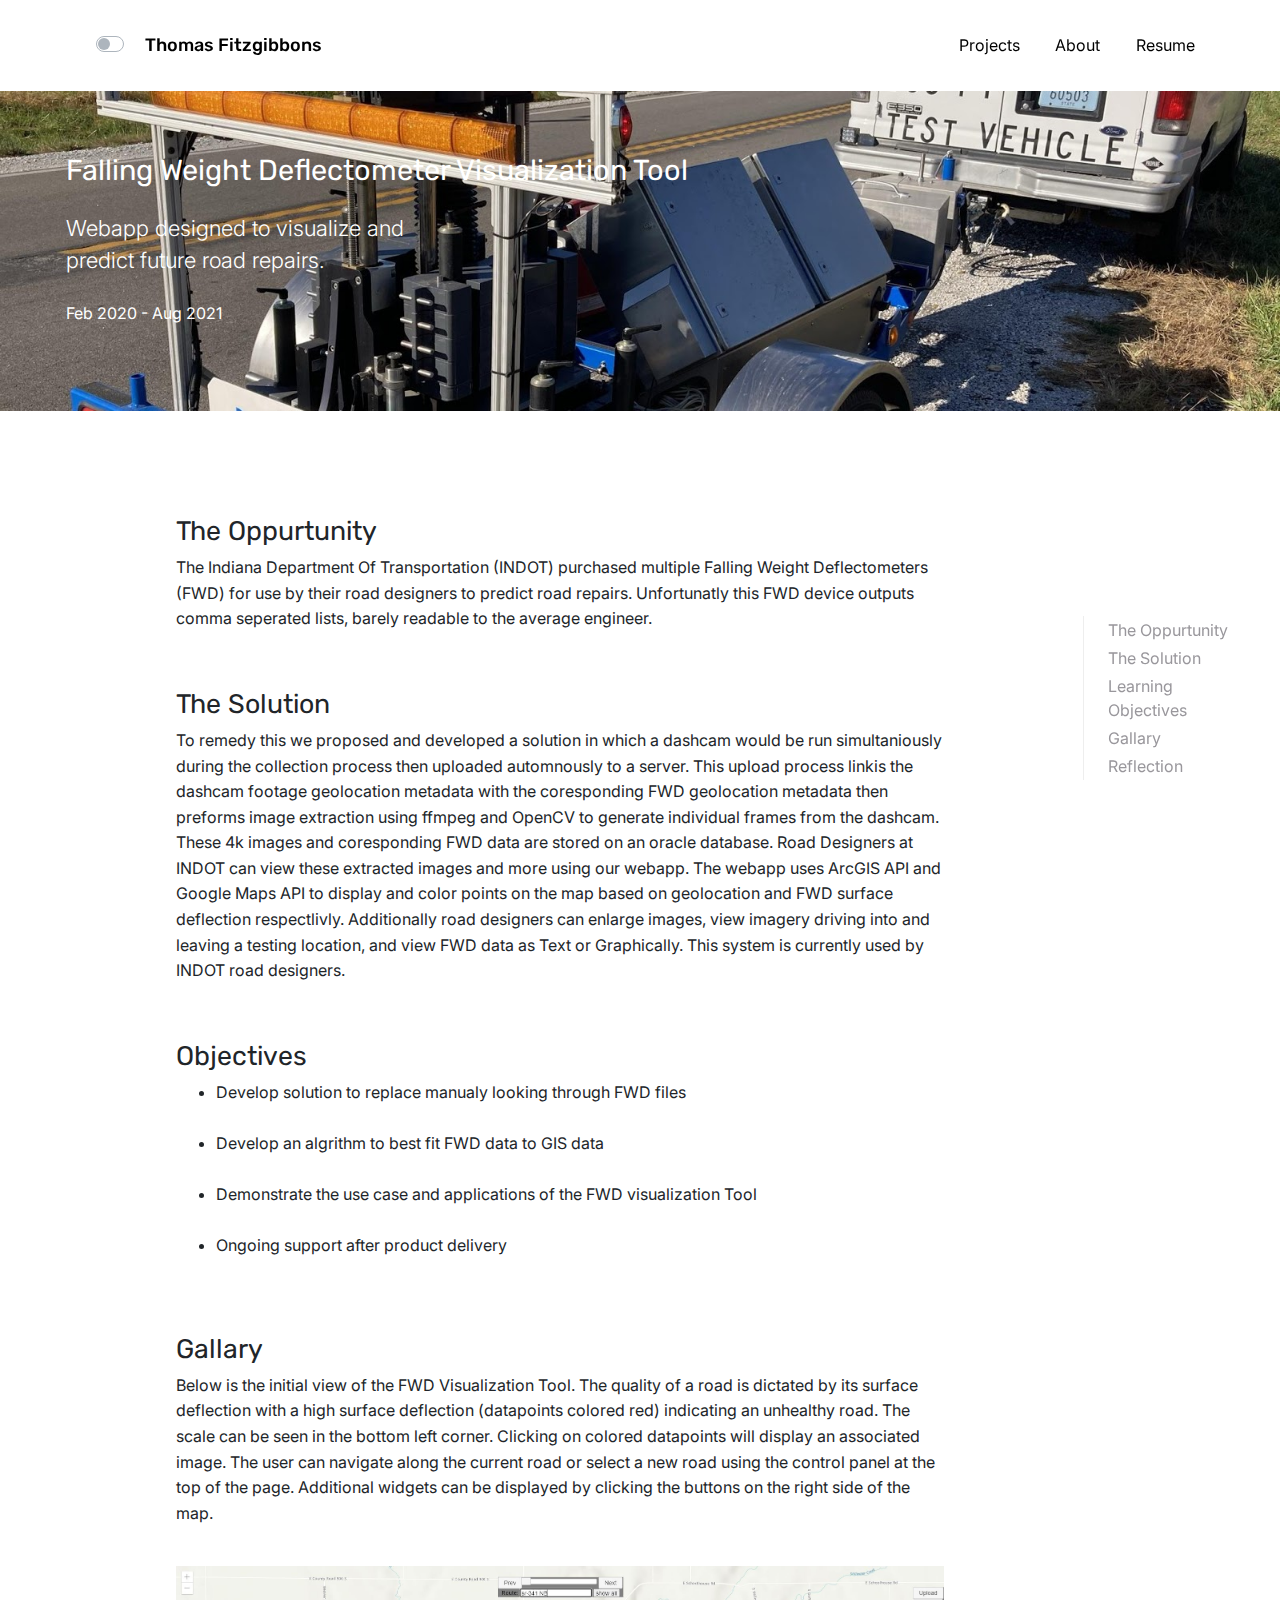
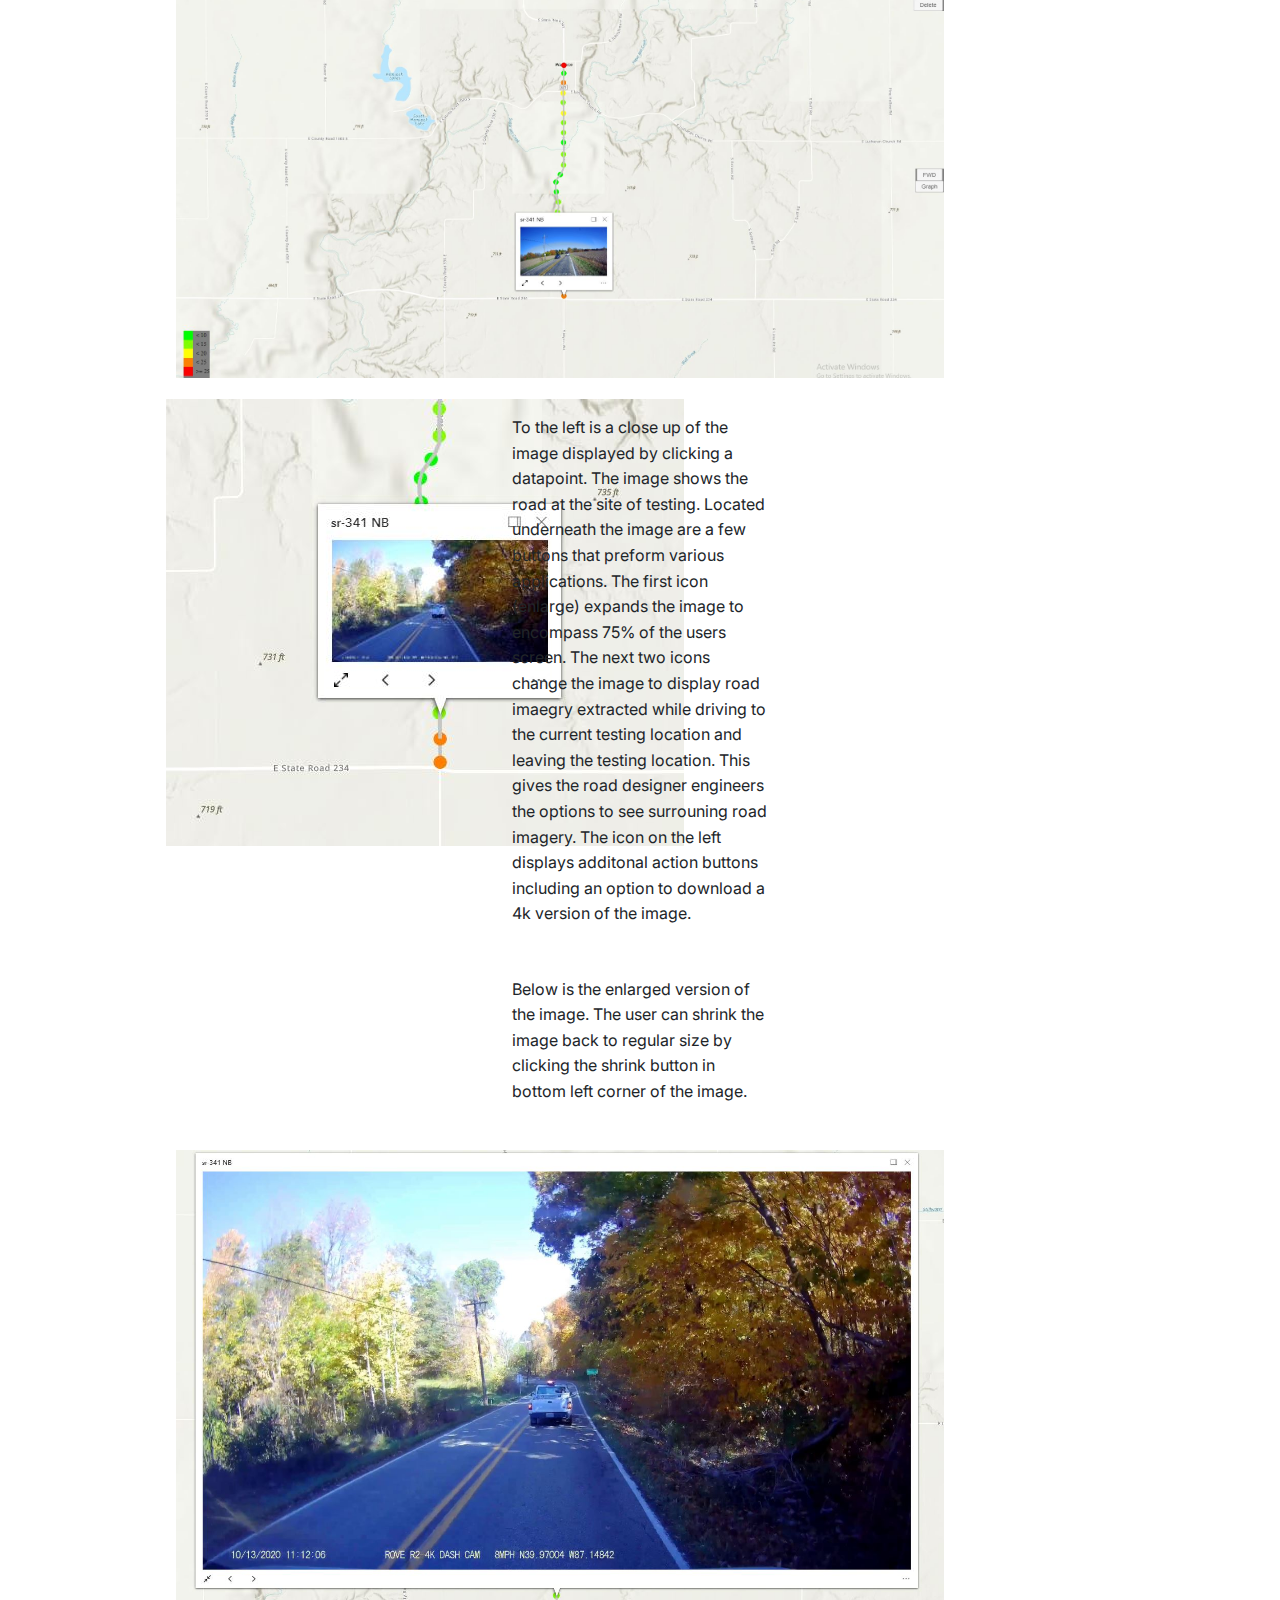
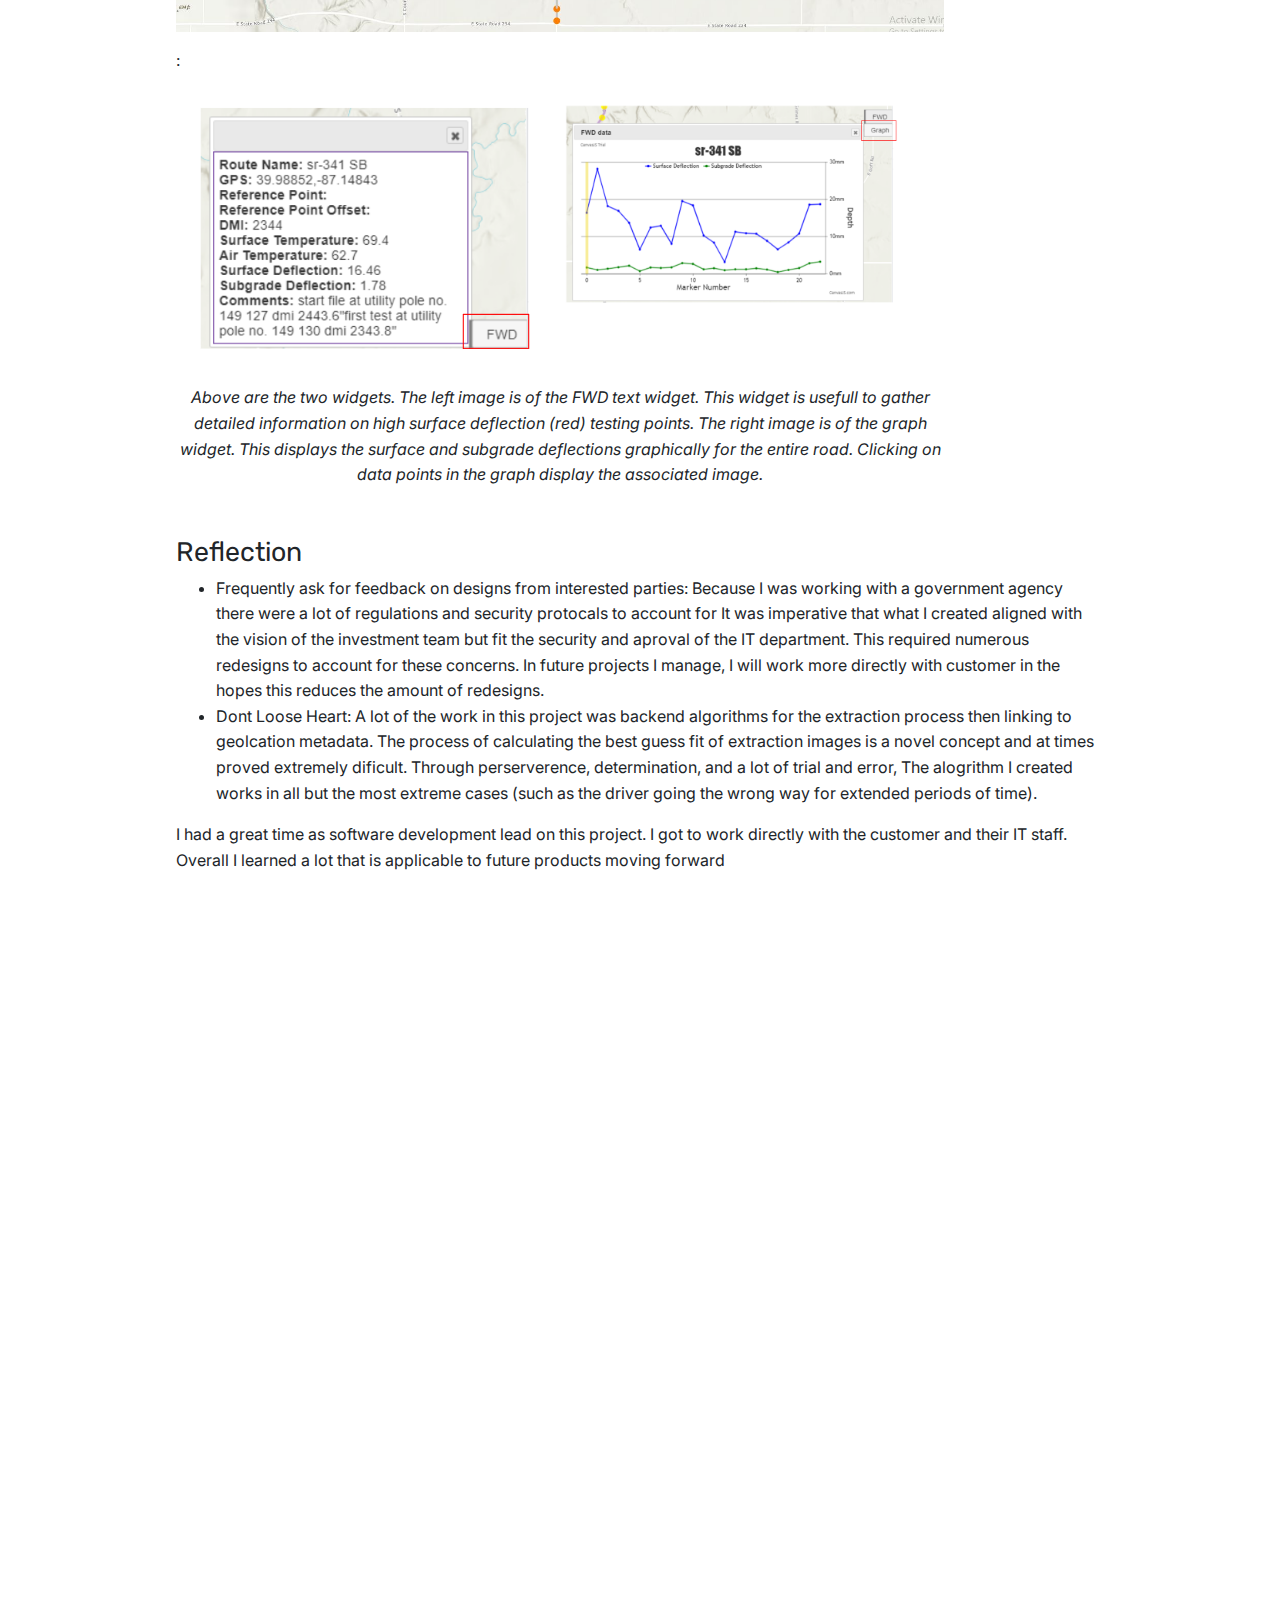
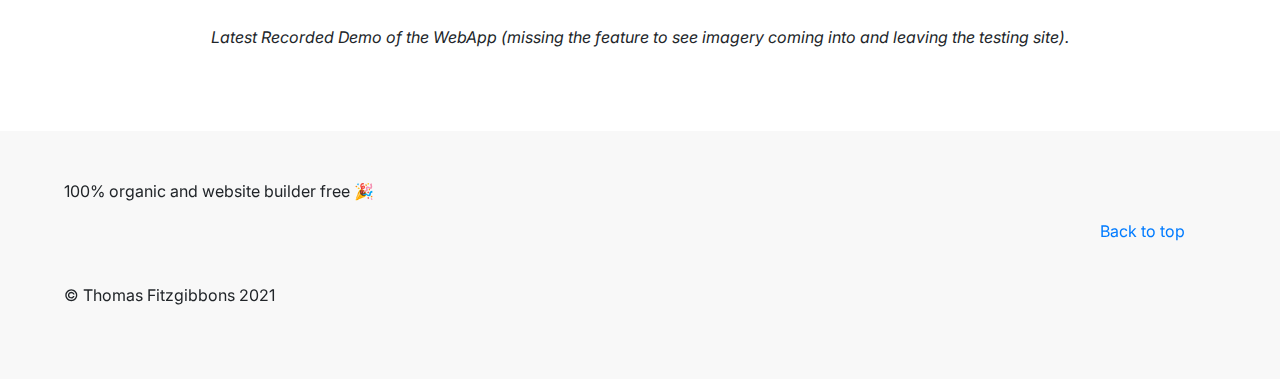
<file: FWDVisTool.html>
<!DOCTYPE html>
<html lang="en">

<head>
    <meta charset="UTF-8">
    <meta name="viewport" content="width=device-width, initial-scale=1.0">
    <title>Thomas Fitzgibbons - FWD Visualization Tool </title>
    <!-- Bootstrap CSS -->
    <link rel="stylesheet" href="https://stackpath.bootstrapcdn.com/bootstrap/4.4.1/css/bootstrap.min.css"
        integrity="sha384-Vkoo8x4CGsO3+Hhxv8T/Q5PaXtkKtu6ug5TOeNV6gBiFeWPGFN9MuhOf23Q9Ifjh" crossorigin="anonymous" />
    <!-- Font Awesome icons -->
    <link rel="stylesheet" href="https://use.fontawesome.com/releases/v5.7.0/css/all.css"
        integrity="sha384-lZN37f5QGtY3VHgisS14W3ExzMWZxybE1SJSEsQp9S+oqd12jhcu+A56Ebc1zFSJ" crossorigin="anonymous" />
    <!-- Bootstrap JS -->
    <script src="https://code.jquery.com/jquery-3.4.1.slim.min.js"
        integrity="sha384-J6qa4849blE2+poT4WnyKhv5vZF5SrPo0iEjwBvKU7imGFAV0wwj1yYfoRSJoZ+n"
        crossorigin="anonymous"></script>
    <script src="https://cdn.jsdelivr.net/npm/popper.js@1.16.0/dist/umd/popper.min.js"
        integrity="sha384-Q6E9RHvbIyZFJoft+2mJbHaEWldlvI9IOYy5n3zV9zzTtmI3UksdQRVvoxMfooAo"
        crossorigin="anonymous"></script>
    <script src="https://stackpath.bootstrapcdn.com/bootstrap/4.4.1/js/bootstrap.min.js"
        integrity="sha384-wfSDF2E50Y2D1uUdj0O3uMBJnjuUD4Ih7YwaYd1iqfktj0Uod8GCExl3Og8ifwB6"
        crossorigin="anonymous"></script>

    <script src="scripts/navbar-scroll.js"></script>
    <script src="scripts/highlighter.js"></script>

    <link rel="stylesheet" href="https://fonts.googleapis.com/css2?family=Inter:wght@300;400;500;700&display=swap">
    <link rel="stylesheet" href="https://fonts.googleapis.com/css2?family=Rubik:wght@300;400;500;600;700&display=swap" />
    <link rel="stylesheet" href="css/main.css" />
    <link rel="stylesheet" href="css/sidebar.css" />
    <link rel="stylesheet" href="css/highlight.css" />

    <style>
        /* The hero image */
        .hero-image {
            /* Use "linear-gradient" to add a darken background effect to the image.
                This will make the text easier to read
            */

            background-image: url("images/FWD/fwdDevice.jpg"), linear-gradient(to right, #34D1B6, #2DB39C);

            /* Set a specific height */
            height: 20rem;

            /* Position and center the image to scale nicely on all screens */
            background-position: center;
            background-repeat: no-repeat;
            background-size: cover;
            position: relative;
        }

        {
  box-sizing: border-box;
}

.column {
  float: left;
  width: 33.33%;
  padding: 5px;
}

/* Clearfix (clear floats) */
.row::after {
  content: "";
  clear: both;
  display: table;
}
    </style>
</head>

<body>
    <div class="pos-f-t sticky-top frosted-glass" id="navbar">
        <nav class="navbar navbar-light">
            <span class="pl-5em">
                <span class="custom-control custom-switch">
                    <input type="checkbox" class="custom-control-input" id="darkSwitch" />
                    <label class="custom-control-label" for="darkSwitch"></label>
                    <span class="page-title"><a class="bare-link" href="index.html">Thomas Fitzgibbons</a></span>
                </span>
                <script src="scripts/dark-mode-switch.min.js"></script>
            </span>

            <span class="pr-4rem">
                <span class="right-nav-1"><a class="bare-link" href="index.html">Projects</a></span>
                <span class="right-nav-2"><a class="bare-link" href="about.html">About</a></span>
                <span class="right-nav-3"><a class="bare-link" href="Thomas%20Fitzgibbons%20CS%20Resume.pdf"
                        target="_blank">Resume</a></span>
            </span>
        </nav>
    </div>

    <!-- Hero image -->
    <div class="hero-image">
        <div class="hero-text">
            <h1>Falling Weight Deflectometer Visualization Tool</h1>
            <h4 class="mt-4">Webapp designed to visualize and predict future road repairs.</h4>
            <p class="mt-4">Feb 2020 - Aug 2021</p>
        </div>
    </div>

    <div class="content-wrapper">
        <!-- Main content area-->
        <div class="container-fluid mt-5">
            <div class="row flex-xl-nowrap">
                <main class="col-12 col-md-11 col-xl-10 py-md-3 bd-content" role="main">
                    <div class="row mt-4 p-3">
                        <div class="h-100 border-0">
                            <h2 id="about">
                                <div>The Oppurtunity</div>
                                <a class="anchorjs-link" href="#about" aria-label="Anchor" data-anchorjs-icon="#"></a>
                            </h2>
                            <p>The Indiana Department Of Transportation (INDOT) purchased multiple Falling Weight Deflectometers (FWD) for use by their road designers to predict road repairs. Unfortunatly this FWD device outputs comma seperated lists, barely readable to the average engineer.
                              </p>
                        </div>
                    </div>

                    <div class="row row-cols-1 p-3">
                        <div class="h-100 border-0">
                            <h2 id="my-role">
                                <div>The Solution</div>
                                <a class="anchorjs-link" href="#my-role" aria-label="Anchor" data-anchorjs-icon="#"></a>
                            </h2>
                            <p>To remedy this we proposed and developed a solution in which a dashcam would be run simultaniously during the collection process then uploaded automnously to a server. This upload process
                              linkis the dashcam footage geolocation metadata with the coresponding FWD geolocation metadata then preforms image extraction using ffmpeg and OpenCV to generate individual frames from
                              the dashcam. These 4k images and coresponding FWD data are stored on an oracle database. Road Designers at INDOT can view these extracted images and more using our webapp. The webapp uses
                              ArcGIS API and Google Maps API to display and color points on the map based on geolocation and FWD surface deflection respectlivly. Additionally road designers can enlarge images, view imagery
                              driving into and leaving a testing location, and view FWD data as Text or Graphically. This system is currently used by INDOT road designers.
                            </p>

                        </div>
                    </div>

                    <div class="row row-cols-1 p-3">
                        <div class="h-100 border-0">
                            <h2 id="objectives">
                                <div>Objectives</div>
                                <a class="anchorjs-link" href="#objectives" aria-label="Anchor"
                                    data-anchorjs-icon="#"></a>
                            </h2>
                            <ul>
                           <li> <div>Develop solution to replace manualy looking through FWD files</div> </li>
                                <br>

                           <li> <div>Develop an algrithm to best fit FWD data to GIS data</div> </li>
                                <br>

                          <li>  <div>Demonstrate the use case and applications of the FWD visualization Tool</div> </li>
                                <br>

                          <li>  <div>Ongoing support after product delivery</div> </li>
                                <br>
                            </ul>

                        </div>
                    </div>

                    <div class="row row-cols-1 p-3">
                        <div class="h-100 border-0">
                            <h2 id="process">
                                <div>Gallary</div>
                                <a class="anchorjs-link" href="#process" aria-label="Anchor" data-anchorjs-icon="#"></a>
                            </h2>
                            <p>Below is the initial view of the FWD Visualization Tool. The quality of a road is dictated by its surface deflection with a high surface deflection (datapoints colored red) indicating an unhealthy road. The scale can be seen in the bottom
                            left corner. Clicking on colored datapoints will display an associated image. The user can navigate along the current road or select a new road using the control panel at the top of the page. Additional widgets can be displayed by clicking the buttons on the right side of the map. </p>
                            <!--
                            <div class="row">
                              <div class="column">
                                <img src="images/FWD/mapBasic.png" alt="Snow"  class="img-fluid my-3">
                              </div>
                                <br>
                                <div class="column">
                                  <img src="images/FWD/popupBasic.png" alt="Forest"  class="img-fluid my-3">
                                </div>
                              </div> -->










                            <img src="images/FWD/fwdMap3.JPG" alt="Default Map View"
                                    class="img-fluid my-3" />



                            <div class="row">
                              <div class="column">
                                <img src="images/FWD/fwdsmall2.JPG" alt="Default Marker Click">
                              </div>
                              <br>
                              <div class="column" style="margin-left: 10%">
                                <div class="img-fluid my-3"> <p> To the left is a close up of the image displayed by clicking a datapoint. The image shows the road at the site of testing. Located underneath the image are a few buttons that preform various applications.
                                  The first icon (enlarge) expands the image to encompass 75% of the users screen. The next two icons change the image to display road imaegry extracted while driving to the current testing location and leaving the testing location. This gives the
                                  road designer engineers the options to see surrouning road imagery. The icon on the left displays additonal action buttons including an option to download a 4k version of the image.
                                  </p>
                                  <br>
                                  <p>Below is the enlarged version of the image. The user can shrink the image back to regular size by clicking the shrink button in bottom left corner of the image.</p>
                               </div>
                              </div>
                            </div>

                            <img src="images/FWD/fwdLarge1.JPG" alt="Enlarge Marker Image"
                                class="img-fluid my-3" />

                            </div>:
                            <div class="row row-cols-1 row-cols-md-2 p-3">
                                <div class="mt-4 p-3">
                                    <div class="h-100 border-0">
                                        <div class="card h-100 border-0">
                                            <a href="images/FWD/fwdWidget.png">
                                                <img src="images/FWD/fwdWidget.png" class="card-img-top img-corner"
                                                    alt="Text View of FWD Data" />
                                            </a>
                                        </div>
                                    </div>
                                </div>
                                <div class="mt-4 p-3">
                                    <div class="h-100 border-0">
                                        <div class="card h-100 border-0">
                                            <a href="images/FWD/fwdGraph.png">
                                                <img src="images/FWD/fwdGraph.png" class="card-img-top img-corner"
                                                    alt="Graph View of FWD Data" />
                                            </a>
                                        </div>
                                    </div>
                                </div>
                            </div>
                            <figcaption>Above are the two widgets. The left image is of the FWD text widget. This widget is usefull to gather detailed information on high surface deflection (red) testing points.
                              The right image is of the graph widget. This displays the surface and subgrade deflections graphically for the entire road. Clicking on data points in the graph display the
                              associated image.</figcaption>
                        </div>
                    </div>




                    <div class="row row-cols-1 p-3">
                        <div class="h-100 border-0">
                            <h2 id="reflection">
                                <div>Reflection</div>
                                <a class="anchorjs-link" href="#reflection" aria-label="Anchor"
                                    data-anchorjs-icon="#"></a>
                            </h2>
                            <ul>
                                <li><span class="highlight">Frequently ask for feedback on designs from interested parties:</span> Because I was working with a government agency there were a lot of regulations and security protocals to account for
                                  It was imperative that what I created aligned with the vision of the investment team but fit the security and aproval of the IT department. This required numerous redesigns to account for these concerns.
                                  In future projects I manage, I will work more directly with customer in the hopes this reduces the amount of redesigns.</li>
                                <li><span class="highlight"> Dont Loose Heart:</span>
                                    A lot of the work in this project was backend algorithms for the extraction process then linking to geolcation metadata. The process of calculating the best guess fit of extraction images is a novel concept and at times proved extremely dificult.
                                  Through perserverence, determination, and a lot of trial and error, The alogrithm I created works in all but the most extreme cases (such as the driver going the wrong way for extended periods of time). </li>
                            </ul>
                            <p>I had a great time as software development lead on this project. I got to work directly with the customer and their IT staff. Overall I learned a lot that is applicable to future products moving forward</p>
                            <div class="text-center">
                              <iframe width="1280" height="720" src="https://www.youtube.com/embed/K7S6iPc7ye8" title="YouTube video player" frameborder="0" allow="accelerometer; autoplay; clipboard-write; encrypted-media; gyroscope; picture-in-picture" allowfullscreen></iframe>

                                <figcaption>Latest Recorded Demo of the WebApp (missing the feature to see imagery coming into and leaving the testing site). </figcaption>
                            </div>
                        </div>
                    </div>
                </main>

            <!-- Documentation -->
  <!--  <div class="row row-cols-1 p-3">
                        <div class="h-100 border-0">
                            <h2 id="Documentation">
                                <div>View the Documentation!</div>
                                <a class="anchorjs-link" href="#Documentation" aria-label="Anchor"
                                    data-anchorjs-icon="#"></a>
                            </h2>

                            <a href="Capstone%20Final.pdf" class="button" target="_blank">Click Me! </a>
        </div>
    </div> -->
            </div>
        </div>

    <!-- Spacer -->
    <div class="p-4"></div>

    <!-- Right nav bar -->
    <div class="d-none d-xl-block col-xl-2 py-md-3 pl-md-3 bc-toc" id="rightnav">
        <ul class="section-nav">
            <li class="toc-entry">
                <a href="#about"> The Oppurtunity </a>
                <a href="#my-role"> The Solution </a>
                <a href="#objectives"> Learning Objectives </a>
                <a href="#process"> Gallary </a>
                <a href="#reflection"> Reflection </a>
            </li>
        </ul>
    </div>
    <script>
        function setTop() {
            document.getElementById("rightnav").setAttribute("style", "top: " + Math.max(70, 600 - window.pageYOffset) + "px;");
        }
        window.addEventListener('scroll', setTop);
        setTop();
    </script>




    <!-- Footer -->
    <div class="row align-items-center bg-offwhite mt-3 pl-5">
    <div class="col-10 mb-5">
      <p class="mt-5 pl-3">100% organic and website builder free &#x1f389;</p>
      <ul class="contact">
        <li>
          <a class="bare-link" href="https://www.linkedin.com/in/thomas-fitzgibbons-purdue/" target="_blank"><i
              class="pr-2 fab fa-linkedin-in fa-lg"></i></a>
          <a class="bare-link" href="https://github.com/thomasfitz29" target="_blank"><i
              class="pr-2 fab fa-github fa-lg"></i></a>
        </li>
      </ul>
      <p class="mt-4 pl-3">&copy; Thomas Fitzgibbons 2021</p>
    </div>
    <div class="col-2 mb-5">
      <a href="#">Back to top</a>
    </div>
  </div>
</body>

</html>
</file>
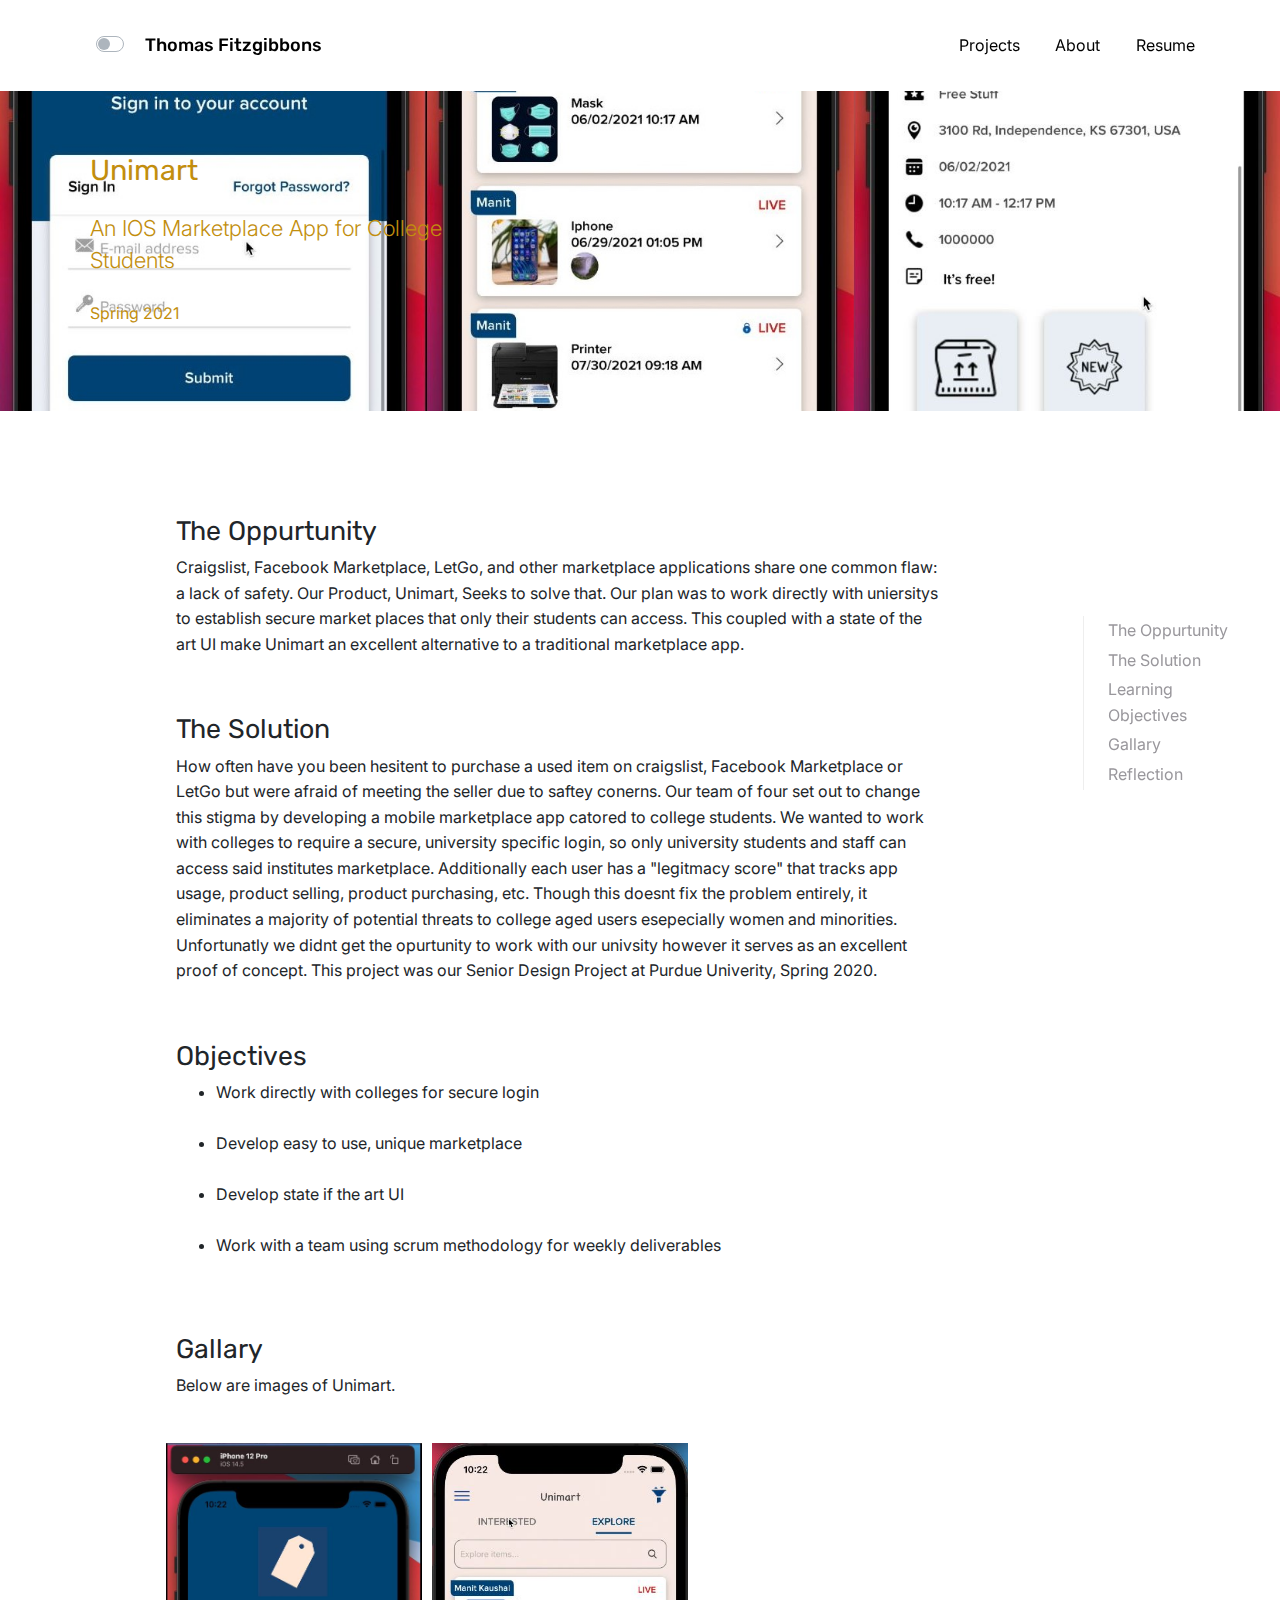
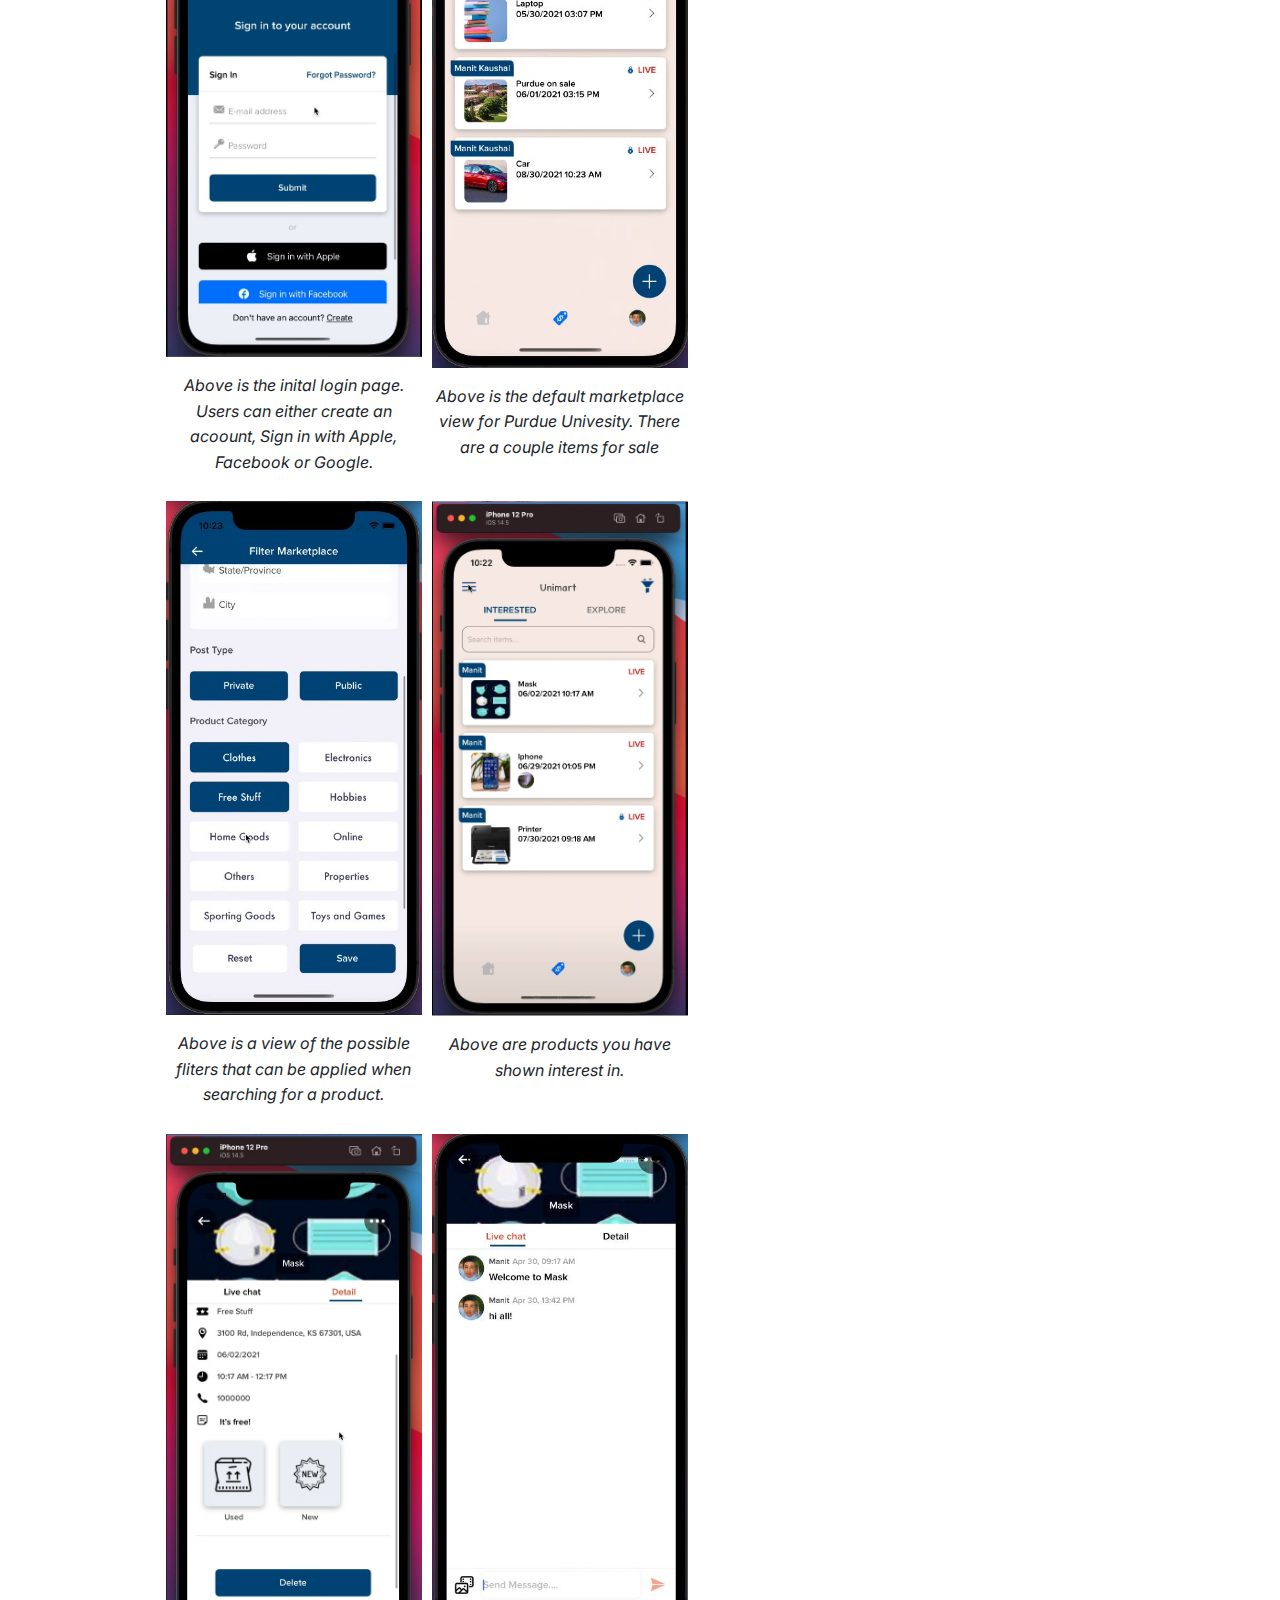
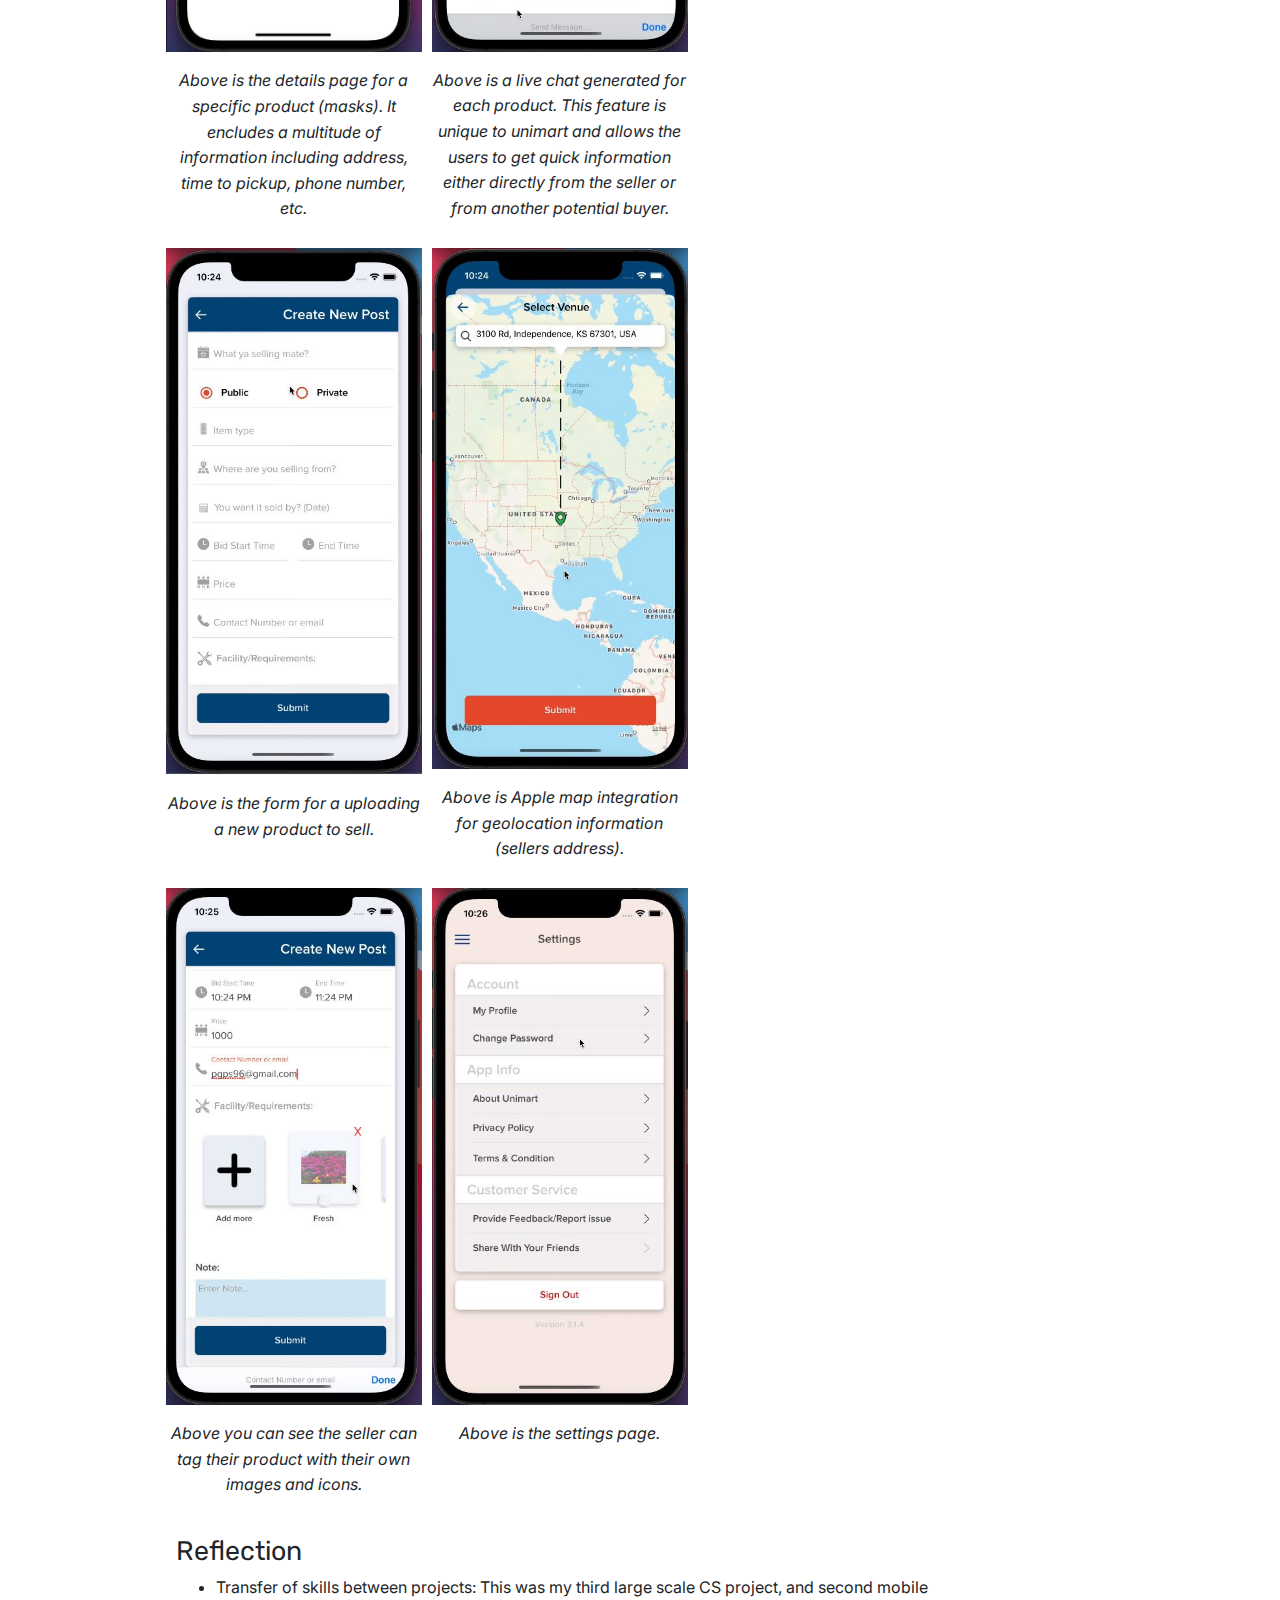
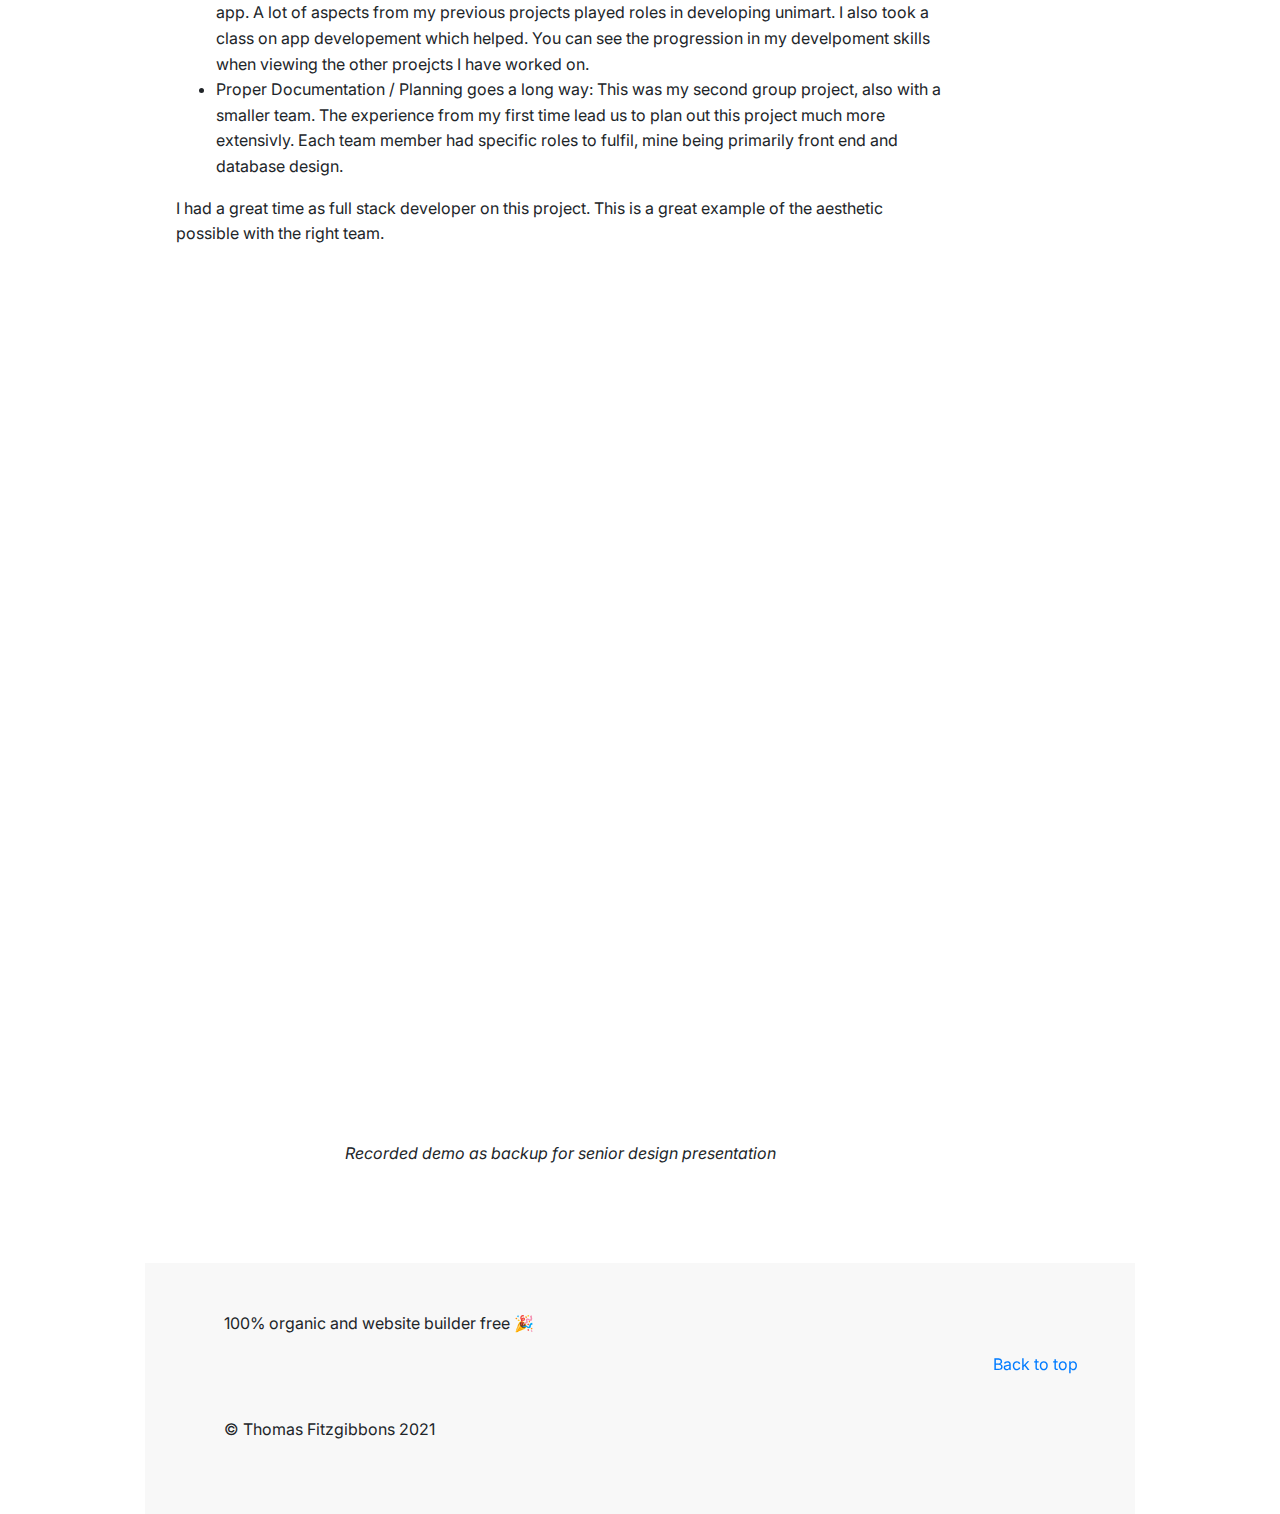
<file: unimart.html>
<!DOCTYPE html>
<html lang="en">

<head>
    <meta charset="UTF-8">
    <meta name="viewport" content="width=device-width, initial-scale=1.0">
    <title>Thomas Fitzgibbons - Unimart </title>
    <!-- Bootstrap CSS -->
    <link rel="stylesheet" href="https://stackpath.bootstrapcdn.com/bootstrap/4.4.1/css/bootstrap.min.css"
        integrity="sha384-Vkoo8x4CGsO3+Hhxv8T/Q5PaXtkKtu6ug5TOeNV6gBiFeWPGFN9MuhOf23Q9Ifjh" crossorigin="anonymous" />
    <!-- Font Awesome icons -->
    <link rel="stylesheet" href="https://use.fontawesome.com/releases/v5.7.0/css/all.css"
        integrity="sha384-lZN37f5QGtY3VHgisS14W3ExzMWZxybE1SJSEsQp9S+oqd12jhcu+A56Ebc1zFSJ" crossorigin="anonymous" />
    <!-- Bootstrap JS -->
    <script src="https://code.jquery.com/jquery-3.4.1.slim.min.js"
        integrity="sha384-J6qa4849blE2+poT4WnyKhv5vZF5SrPo0iEjwBvKU7imGFAV0wwj1yYfoRSJoZ+n"
        crossorigin="anonymous"></script>
    <script src="https://cdn.jsdelivr.net/npm/popper.js@1.16.0/dist/umd/popper.min.js"
        integrity="sha384-Q6E9RHvbIyZFJoft+2mJbHaEWldlvI9IOYy5n3zV9zzTtmI3UksdQRVvoxMfooAo"
        crossorigin="anonymous"></script>
    <script src="https://stackpath.bootstrapcdn.com/bootstrap/4.4.1/js/bootstrap.min.js"
        integrity="sha384-wfSDF2E50Y2D1uUdj0O3uMBJnjuUD4Ih7YwaYd1iqfktj0Uod8GCExl3Og8ifwB6"
        crossorigin="anonymous"></script>

    <script src="scripts/navbar-scroll.js"></script>
    <script src="scripts/highlighter.js"></script>

    <link rel="stylesheet" href="https://fonts.googleapis.com/css2?family=Inter:wght@300;400;500;700&display=swap">
    <link rel="stylesheet" href="https://fonts.googleapis.com/css2?family=Rubik:wght@300;400;500;600;700&display=swap" />
    <link rel="stylesheet" href="css/main.css" />
    <link rel="stylesheet" href="css/sidebar.css" />
    <link rel="stylesheet" href="css/highlight.css" />

    <style>
        /* The hero image */
        .hero-image {
            /* Use "linear-gradient" to add a darken background effect to the image.
                This will make the text easier to read
            */

            background-image: url("images/unimartbanner.jpg"), linear-gradient(to right, #34D1B6, #2DB39C);

            /* Set a specific height */
            height: 20rem;

            /* Position and center the image to scale nicely on all screens */
            background-position: center;
            background-repeat: no-repeat;
            background-size: cover;
            position: relative;
        }

        {
  box-sizing: border-box;
}

.column {
  float: left;
  width: 33.33%;
  padding: 5px;
}

/* Clearfix (clear floats) */
.row::after {
  content: "";
  clear: both;
  display: table;
}
    </style>
</head>

<body>
    <div class="pos-f-t sticky-top frosted-glass" id="navbar">
        <nav class="navbar navbar-light">
            <span class="pl-5em">
                <span class="custom-control custom-switch">
                    <input type="checkbox" class="custom-control-input" id="darkSwitch" />
                    <label class="custom-control-label" for="darkSwitch"></label>
                    <span class="page-title"><a class="bare-link" href="index.html">Thomas Fitzgibbons</a></span>
                </span>
                <script src="scripts/dark-mode-switch.min.js"></script>
            </span>

            <span class="pr-4rem">
                <span class="right-nav-1"><a class="bare-link" href="index.html">Projects</a></span>
                <span class="right-nav-2"><a class="bare-link" href="about.html">About</a></span>
                <span class="right-nav-3"><a class="bare-link" href="Thomas%20Fitzgibbons%20CS%20Resume.pdf"
                        target="_blank">Resume</a></span>
            </span>
        </nav>
    </div>

    <!-- Hero image -->
    <div class="hero-image">
        <div class="hero-text">
            <h1 style="color: #C28E0E">Unimart</h1>
            <h4 class="mt-4" style="color: #C28E0E">An IOS Marketplace App for College Students</h4>
            <p class="mt-4" style="color: #C28E0E">Spring 2021</p>
        </div>
    </div>

    <div class="content-wrapper">
        <!-- Main content area-->
        <div class="container-fluid mt-5">
            <div class="row flex-xl-nowrap">
                <main class="col-12 col-md-11 col-xl-10 py-md-3 bd-content" role="main">
                    <div class="row mt-4 p-3">
                        <div class="h-100 border-0">
                            <h2 id="about">
                                <div>The Oppurtunity</div>
                                <a class="anchorjs-link" href="#about" aria-label="Anchor" data-anchorjs-icon="#"></a>
                            </h2>
                            <p>Craigslist, Facebook Marketplace, LetGo, and other marketplace applications share one common flaw: a lack of safety. Our Product, Unimart, Seeks to solve that. Our plan was to work directly with uniersitys to establish secure
                              market places that only their students can access. This coupled with a state of the art UI make Unimart an excellent alternative to a traditional marketplace app.
                              </p>
                        </div>
                    </div>

                    <div class="row row-cols-1 p-3">
                        <div class="h-100 border-0">
                            <h2 id="my-role">
                                <div>The Solution</div>
                                <a class="anchorjs-link" href="#my-role" aria-label="Anchor" data-anchorjs-icon="#"></a>
                            </h2>
                            <p>How often have you been hesitent to purchase a used item on craigslist, Facebook Marketplace or LetGo but were afraid of meeting the seller due to saftey conerns. Our team of four set out to change this stigma by developing a mobile marketplace app catored
                              to college students. We wanted to work with colleges to require a secure, university specific login, so only university students and staff can access said institutes marketplace. Additionally each user has a "legitmacy score" that tracks app usage, product selling,
                              product purchasing, etc. Though this doesnt fix the problem entirely, it eliminates a majority of potential threats to college aged users esepecially women and minorities. Unfortunatly we didnt get the opurtunity to work with our univsity however it serves as an
                              excellent proof of concept. This project was our Senior Design Project at Purdue Univerity, Spring 2020.
                            </p>

                        </div>
                    </div>

                    <div class="row row-cols-1 p-3">
                        <div class="h-100 border-0">
                            <h2 id="objectives">
                                <div>Objectives</div>
                                <a class="anchorjs-link" href="#objectives" aria-label="Anchor"
                                    data-anchorjs-icon="#"></a>
                            </h2>
                            <ul>
                           <li> <div>Work directly with colleges for secure login</div> </li>
                                <br>

                           <li> <div>Develop easy to use, unique marketplace</div> </li>
                                <br>

                          <li>  <div>Develop state if the art UI</div> </li>
                                <br>

                          <li>  <div>Work with a team using scrum methodology for weekly deliverables</div> </li>
                                <br>
                            </ul>

                        </div>
                    </div>

                    <div class="row row-cols-1 p-3">
                        <div class="h-100 border-0">
                            <h2 id="process">
                                <div>Gallary</div>
                                <a class="anchorjs-link" href="#process" aria-label="Anchor" data-anchorjs-icon="#"></a>
                            </h2>
                            <p>Below are images of Unimart.</p>

                            <div class="row">
                              <div class="column">
                                <img src="images/unimart/unimart1.JPG" alt="Initial Login"  class="img-fluid my-3">
                                <figcaption>Above is the inital login page. Users can either create an acoount, Sign in with Apple, Facebook or Google.</figcaption>
                              </div>
                                <br>
                                <div class="column">
                                  <img src="images/unimart/unimart4.JPG" alt="Default View"  class="img-fluid my-3">
                                  <figcaption>Above is the default marketplace view for Purdue Univesity. There are a couple items for sale</figcaption>
                                </div>

                              </div>


                              <div class="row">
                                <div class="column">
                                  <img src="images/unimart/unimart6.JPG" alt="Filters on Search"  class="img-fluid my-3">
                                  <figcaption>Above is a view of the possible fliters that can be applied when searching for a product.</figcaption>
                                </div>
                                  <br>
                                  <div class="column">
                                    <img src="images/unimart/unimart2.JPG" alt="Products you are Interested In"  class="img-fluid my-3">
                                    <figcaption>Above are products you have shown interest in.</figcaption>
                                  </div>

                                </div>




                                <div class="row">
                                  <div class="column">
                                    <img src="images/unimart/unimart3.JPG" alt="Product Detail Page"  class="img-fluid my-3">
                                    <figcaption>Above is the details page for a specific product (masks). It encludes a multitude of information including address, time to pickup, phone number, etc.</figcaption>
                                  </div>
                                    <br>
                                    <div class="column">
                                      <img src="images/unimart/unimart5.JPG" alt="Product Live Chat"  class="img-fluid my-3">
                                      <figcaption>Above is a live chat generated for each product. This feature is unique to unimart and allows the users to get quick information either directly from the seller or from another potential buyer. </figcaption>
                                    </div>

                                  </div>


                                  <div class="row">
                                    <div class="column">
                                      <img src="images/unimart/unimart7.JPG" alt="Product Upload Process"  class="img-fluid my-3">
                                      <figcaption>Above is the form for a uploading a new product to sell.</figcaption>
                                    </div>
                                      <br>
                                      <div class="column">
                                        <img src="images/unimart/unimart10.JPG" alt="Apple Map Integreation"  class="img-fluid my-3">
                                        <figcaption>Above is Apple map integration for geolocation information (sellers address).</figcaption>
                                      </div>

                                    </div>



                                    <div class="row">
                                      <div class="column">
                                        <img src="images/unimart/unimart8.JPG" alt="Item Specific Tag Generation"  class="img-fluid my-3">
                                        <figcaption>Above you can see the seller can tag their product with their own images and icons.</figcaption>
                                      </div>
                                        <br>
                                        <div class="column">
                                          <img src="images/unimart/unimart9.JPG" alt="Settings Page"  class="img-fluid my-3">
                                          <figcaption>Above is the settings page.</figcaption>
                                        </div>
                                    </div>

                        </div>
                    </div>




                    <div class="row row-cols-1 p-3">
                        <div class="h-100 border-0">
                            <h2 id="reflection">
                                <div>Reflection</div>
                                <a class="anchorjs-link" href="#reflection" aria-label="Anchor"
                                    data-anchorjs-icon="#"></a>
                            </h2>
                            <ul>
                                <li><span class="highlight">Transfer of skills between projects:</span> This was my third large scale CS project, and second mobile app. A lot of aspects from my previous projects played roles in developing unimart. I also took a class on app developement which helped.
                                  You can see the progression in my develpoment skills when viewing the other proejcts I have worked on. </li>
                                <li><span class="highlight"> Proper Documentation / Planning goes a long way:</span> This was my second group project, also with a smaller team. The experience from my first time lead us to plan out this project much more extensivly. Each team member had specific roles to fulfil, mine being primarily front end and database design.
                                    </li>
                            </ul>
                            <p>I had a great time as full stack developer on this project. This is a great example of the aesthetic possible with the right team.</p>
                            <div class="text-center">
                                <iframe width="894" height="863" src="https://www.youtube.com/embed/WEz1KFVGNIU" title="YouTube video player" frameborder="0" allow="accelerometer; autoplay; clipboard-write; encrypted-media; gyroscope; picture-in-picture" allowfullscreen></iframe>
                                <figcaption>Recorded demo as backup for senior design presentation</figcaption>
                            </div>
                        </div>
                    </div>
                </main>

            <!-- Documentation -->
  <!--  <div class="row row-cols-1 p-3">
                        <div class="h-100 border-0">
                            <h2 id="Documentation">
                                <div>View the Documentation!</div>
                                <a class="anchorjs-link" href="#Documentation" aria-label="Anchor"
                                    data-anchorjs-icon="#"></a>
                            </h2>

                            <a href="Capstone%20Final.pdf" class="button" target="_blank">Click Me! </a>
        </div>
    </div> -->
            </div>
        </div>

    <!-- Spacer -->
    <div class="p-4"></div>

    <!-- Right nav bar -->
    <div class="d-none d-xl-block col-xl-2 py-md-3 pl-md-3 bc-toc" id="rightnav">
        <ul class="section-nav">
            <li class="toc-entry">
                <a href="#about"> The Oppurtunity </a>
                <a href="#my-role"> The Solution </a>
                <a href="#objectives"> Learning Objectives </a>
                <a href="#process"> Gallary </a>
                <a href="#reflection"> Reflection </a>
            </li>
        </ul>
    </div>
    <script>
        function setTop() {
            document.getElementById("rightnav").setAttribute("style", "top: " + Math.max(70, 600 - window.pageYOffset) + "px;");
        }
        window.addEventListener('scroll', setTop);
        setTop();
    </script>




    <!-- Footer -->
    <div class="row align-items-center bg-offwhite mt-3 pl-5">
    <div class="col-10 mb-5">
      <p class="mt-5 pl-3">100% organic and website builder free &#x1f389;</p>
      <ul class="contact">
        <li>
          <a class="bare-link" href="https://www.linkedin.com/in/thomas-fitzgibbons-purdue/" target="_blank"><i
              class="pr-2 fab fa-linkedin-in fa-lg"></i></a>
          <a class="bare-link" href="https://github.com/thomasfitz29" target="_blank"><i
              class="pr-2 fab fa-github fa-lg"></i></a>
        </li>
      </ul>
      <p class="mt-4 pl-3">&copy; Thomas Fitzgibbons 2021</p>
    </div>
    <div class="col-2 mb-5">
      <a href="#">Back to top</a>
    </div>
  </div>
</body>

</html>
</file>
<file: css/main.css>
html {
  scroll-behavior: smooth;
}

body {
    font-family: Inter, 'Lucida Grande', 'Lucida Sans', Arial, sans-serif !important;
}

p {
  margin-bottom: 1.5rem;
}

figcaption {
  text-align: center;
  font-style: italic;
}

a.bare-link:hover, a.bare-link:active, a.bare-link:link, a.bare-link:visited {
  text-decoration: none;
  color: black;
}

.navbar {
  padding-top: 2rem !important;
  padding-bottom: 2rem !important;
}

.bio {
  font-weight: 300;
  font-family: Inter, 'Lucida Grande', 'Lucida Sans', Arial, sans-serif !important;
  margin-bottom: 1.5rem;
  transition: opacity 1s ease-in, transform 1s ease-in;
  opacity: 0;
  transform: translate3d(-100px, 0, 0);
}

.bio.triggered {
  transition: none;
  opacity: 1;
  transform: none;
}

.shadow-subtle {
  box-shadow: 0 .5rem 1rem rgba(0,0,0,.08) !important;
}

.right-nav-1, .right-nav-2, .right-nav-3 {
  font-family: Inter, 'Lucida Grande', 'Lucida Sans', Arial, sans-serif !important;
}

.right-nav-1 {
  position: absolute;
  right: 260px;
  top: 2.08rem;
  padding: 0 0 0 0;
  transition: all 300ms cubic-bezier(.165, .84, .44, 1);
}

.right-nav-1:hover {
  background-color: #f4f4f4;
  border-radius: 4px;
  padding: 0.75rem 1.25rem;
  right: 240px;
  top: 1.33rem;
}

.right-nav-2 {
  position: absolute;
  right: 180px;
  top: 2.08rem;
  padding: 0 0 0 0;
  transition: all 300ms cubic-bezier(.165, .84, .44, 1);
}

.right-nav-2:hover {
  background-color: #f4f4f4;
  border-radius: 4px;
  padding: 0.75rem 1.25rem;
  right: 160px;
  top: 1.33rem;
}

.right-nav-3 {
  position: absolute;
  right: 85px;
  top: 2.08rem;
  padding: 0 0 0 0;
  transition: all 300ms cubic-bezier(.165, .84, .44, 1);
}

.right-nav-3:hover {
  background-color: #f4f4f4;
  border-radius: 4px;
  padding: 0.75rem 1.25rem;
  right: 65px;
  top: 1.33rem;
}

.content-wrapper {
  max-width: 75%;
  margin: auto;
  line-height: 1.6;
}

h1,h2,h3,h4,h5, .page-title {
  font-weight: 400;
  font-family: Rubik, 'Lucida Grande', 'Lucida Sans', Arial, sans-serif !important;
}

@media only screen and (max-width: 550px) {
  .page-title {
    display: none;
  }
}


.hero-text h4{
  font-weight: 300 !important;
  font-family: Inter !important;
  width: 30vw;
  line-height: 1.5;
}

h1 {
  font-size: 1.8rem;
}
h2 {
  font-size: 1.67rem;
}
h3 {
  font-size: 1.5rem;
}
h4 {
  font-size: 1.37rem;
}
h5 {
  font-size: 1.25rem;
}

.px-5em {
  padding-left: 5rem;
  padding-right: 5rem;
}
.px-10em {
  padding-left: 10rem;
  padding-right: 10rem;
}
.pl-5em {
  padding-left: 5rem;
}
.pr-4rem {
  padding-right: 4rem;
}

.page-title {
  padding-left: 0.5em;
  font-weight: 500;
  font-size: large;
}

ul.contact {
  list-style-type: none !important;
  padding-left: 1em !important;
  line-height: 2;
}

/* .nav-button {
  margin: 4px;
} */
.zoom {
  transition: transform 0.3s ease-in-out;
}
.zoom:hover {
  transform: scale(1.025) !important;
}
.frosted-glass {
  background-color: rgba(255, 255, 255, 0.8) !important;
  backdrop-filter: blur(5px);
}
#navbar {
    top: 0;
    transition: top 0.3s linear;
}
#navbar.scroll-up {   
    top: -20rem !important;
}

button.navbar-toggler {
  border: none;
}
button.navbar-toggler:focus {
  outline: none;
}

/* button.navbar-about {
  border: none;
  width: 16rem;
  height: 3rem;
  color:  #101077;  
  background-color: rgba(199, 192, 243, 0.815);
  transition: color 0.2s ease-in-out,
              background-color 0.2s ease-in-out;
}
button.navbar-about:hover {
  color: #f8f8f8;
  background-color: rgba(105, 90, 205, 0.815);
} */
/* button.navbar-about:focus {
  outline: none;
} */

button.contact {
  border: none;
  width: 100%;
  height: 4rem;
  color: #f8f8f8;
  background-color: rgba(105, 90, 205, 0.815);
  transition: background-color 0.2s ease-in-out;
}
button.navbar-toggler:focus {
  outline: none;
}
button.contact:hover {
  background-color: slateblue;
}

.img-corner {
  border-radius: 0 !important;
}

/* Place text in the middle of the image */
.hero-text {
  position: absolute;
  top: 50%;
  left: 10%;
  transform: translate(-10%, -50%);
  color: white;
}

.outstanding-block {
font-weight: 800;
font-size: larger;
color: #44d;
line-height: 1.5;
}

.bg-offwhite {
  background-color: #f8f8f8;
}

.google-slides {
  position: relative;
  width: 100%;
  padding-top: 60%;
  overflow: hidden;
}

.google-slides iframe {
  position: absolute;
  top: 0;
  left: 0;
  width: 100%;
  height: 100%;
}

.button {
  background-color: #4CAF50;
  border: none;
  color: white;
  padding: 15px 32px;
  text-align: center;
  text-decoration: none;
  display: inline-block;
  font-size: 16px;
  margin: 4px 2px;
  cursor: pointer;

}

.button:hover {
    color: white;
    font-size: 150%;
}

.toc-entry a.current {
  font-weight: 500;
  color: #555;
}

/* Dark theme styles */
[data-theme="dark"] {
  background-color: #121212 !important;
  color: #eee;
}

[data-theme="dark"] .bg-light {
  background-color: #333 !important;
}

[data-theme="dark"] .bg-white {
  background-color: #121212 !important;
}

[data-theme="dark"] .bg-black {
  background-color: #eee !important;
}

[data-theme="dark"] .border-top {
  border-top-color: #777 !important;
}

[data-theme="dark"] .border-bottom {
  border-bottom-color: #777 !important;
}

[data-theme="dark"] .border-left {
  border-left-color: #777 !important;
}

[data-theme="dark"] .border-right {
  border-right-color: #777 !important;
}

[data-theme="dark"] .card {
  background-color: #121212;
}

[data-theme="dark"] .right-nav-1:hover, [data-theme="dark"] .right-nav-2:hover, [data-theme="dark"] .right-nav-3:hover {
  background-color: #303030;
}

[data-theme="dark"] .nav-button {
  background-color: white;
}

[data-theme="dark"] .navbar-toggler-icon {
  background-image: url("data:image/svg+xml;charset=utf8,%3Csvg viewBox='0 0 32 32' xmlns='http://www.w3.org/2000/svg'%3E%3Cpath stroke='rgba(255,255,255, 0.5)' stroke-width='2' stroke-linecap='round' stroke-miterlimit='10' d='M4 8h24M4 16h24M4 24h24'/%3E%3C/svg%3E");
}

[data-theme="dark"] .frosted-glass {
  background-color: rgba(18, 18, 18, 0.5) !important;
  backdrop-filter: blur(5px);
}

[data-theme="dark"] .bg-offwhite {
  background-color: #222;
}

[data-theme="dark"] a.bare-link:hover, [data-theme="dark"] a.bare-link:active, [data-theme="dark"] a.bare-link:link, [data-theme="dark"] a.bare-link:visited {
  text-decoration: none;
  color: white;
}

[data-theme="dark"] .toc-entry a.current {
  font-weight: 500;
  color: #ddd;
}
</file>
<file: css/sidebar.css>
.section-nav {
    padding-left: 0;
    border-left: 1px solid #eee
}

.section-nav ul {
    padding-left: 1rem
}

.section-nav ul ul {
    display: none
}

.toc-entry {
    display: block
}

#rightnav {
    position: fixed;
    right: 0;
}

.toc-entry a {
    display: block;
    padding: .125rem 1.5rem;
    color: #99979c;
    font-weight: 400;
}

.toc-entry a:hover {
    color: #007bff;
    text-decoration: none
}

.bd-sidebar {
    -ms-flex-order: 0;
    order: 0;
    border-bottom: 1px solid rgba(0,0,0,.1)
}

@media (min-width: 768px) {
    .bd-sidebar {
        border-right:1px solid rgba(0,0,0,.1)
    }

    @supports ((position: -webkit-sticky) or (position:sticky)) {
        .bd-sidebar {
            position:-webkit-sticky;
            position: sticky;
            top: 4rem;
            z-index: 1000;
            height: calc(100vh - 4rem)
        }
    }
}

@media (min-width: 1200px) {
    .bd-sidebar {
        -ms-flex:0 1 320px;
        flex: 0 1 320px
    }
}

.bd-links {
    padding-top: 1rem;
    padding-bottom: 1rem;
    margin-right: -15px;
    margin-left: -15px
}

@media (min-width: 768px) {
    @supports ((position:-webkit-sticky) or (position:sticky)) {
        .bd-links {
            max-height:calc(100vh - 9rem);
            overflow-y: auto
        }
    }
}

@media (min-width: 768px) {
    .bd-links {
        display:block!important
    }
}

.bd-search {
    position: relative;
    padding: 1rem 15px;
    margin-right: -15px;
    margin-left: -15px;
    border-bottom: 1px solid rgba(0,0,0,.05)
}

.bd-search .form-control:focus {
    border-color: #7952b3;
    box-shadow: 0 0 0 3px rgba(121,82,179,.25)
}

.bd-search-docs-toggle {
    line-height: 1;
    color: #212529
}

.bd-sidenav {
    display: none
}

.bd-toc-link {
    display: block;
    padding: .25rem 1.5rem;
    font-weight: 400;
    color: rgba(0,0,0,.65)
}

.bd-toc-link:hover {
    color: rgba(0,0,0,.85);
    text-decoration: none
}

.bd-toc-item.active {
    margin-bottom: 1rem
}

.bd-toc-item.active:not(:first-child) {
    margin-top: 1rem
}

.bd-toc-item.active>.bd-toc-link {
    color: rgba(0,0,0,.85)
}

.bd-toc-item.active>.bd-toc-link:hover {
    background-color: transparent
}

.bd-toc-item.active>.bd-sidenav {
    display: block
}

.bd-sidebar .nav>li>a {
    display: block;
    padding: .25rem 1.5rem;
    font-size: 90%;
    color: rgba(0,0,0,.65)
}

.bd-sidebar .nav>li>a:hover {
    color: rgba(0,0,0,.85);
    text-decoration: none;
    background-color: transparent
}

.bd-sidebar .nav>.active:hover>a,.bd-sidebar .nav>.active>a {
    font-weight: 500;
    color: rgba(0,0,0,.85);
    background-color: transparent
}

.bd-footer {
    font-size: 85%;
    text-align: center;
    background-color: #f7f7f7
}

.bd-footer a {
    font-weight: 400;
    color: #495057
}

.bd-footer a:focus,.bd-footer a:hover {
    color: #007bff
}

.bd-footer p {
    margin-bottom: 0
}

@media (min-width: 576px) {
    .bd-footer {
        text-align:left
    }
}

.bd-footer-links {
    padding-left: 0;
    margin-bottom: 1rem
}

.bd-footer-links li {
    display: inline-block
}

.bd-footer-links li+li {
    margin-left: 1rem
}

.bd-example-row .row>.col,.bd-example-row .row>[class^=col-] {
    padding-top: .75rem;
    padding-bottom: .75rem;
    background-color: rgba(86,61,124,.15);
    border: 1px solid rgba(86,61,124,.2)
}

.bd-example-row .row+.row {
    margin-top: 1rem
}

.bd-example-row .flex-items-bottom,.bd-example-row .flex-items-middle,.bd-example-row .flex-items-top {
    min-height: 6rem;
    background-color: rgba(255,0,0,.1)
}

.bd-example-row-flex-cols .row {
    min-height: 10rem;
    background-color: rgba(255,0,0,.1)
}

.bd-highlight {
    background-color: rgba(86,61,124,.15);
    border: 1px solid rgba(86,61,124,.15)
}
</file>
<file: css/highlight.css>
.highlight {
    background-image: linear-gradient(to right, #fff2cc, #fff2cc);
    background-repeat: no-repeat;
    background-size: 0% 95%;
    background-position: 0 95%;
    transition: background-size 1.0s ease-in;
}

.fast {
    background-image: linear-gradient(to right, #fff2cc, #fff2cc);
    transition: background-size 0.3s ease-in;
}

[data-theme="dark"] .highlight {
    background-image: linear-gradient(to right, #695acdb0, #695acdb0);
    background-repeat: no-repeat;
    background-size: 0% 95%;
    background-position: 0 95%;
    transition: background-size 1.0s ease-in;
}

[data-theme="dark"] .fast {
    background-image: linear-gradient(to right, #695acdb0,  #695acdb0);
    transition: background-size 0.3s ease-in;
}

.highlight.highlighted {
    background-size: 100% 95%;
}
</file>
